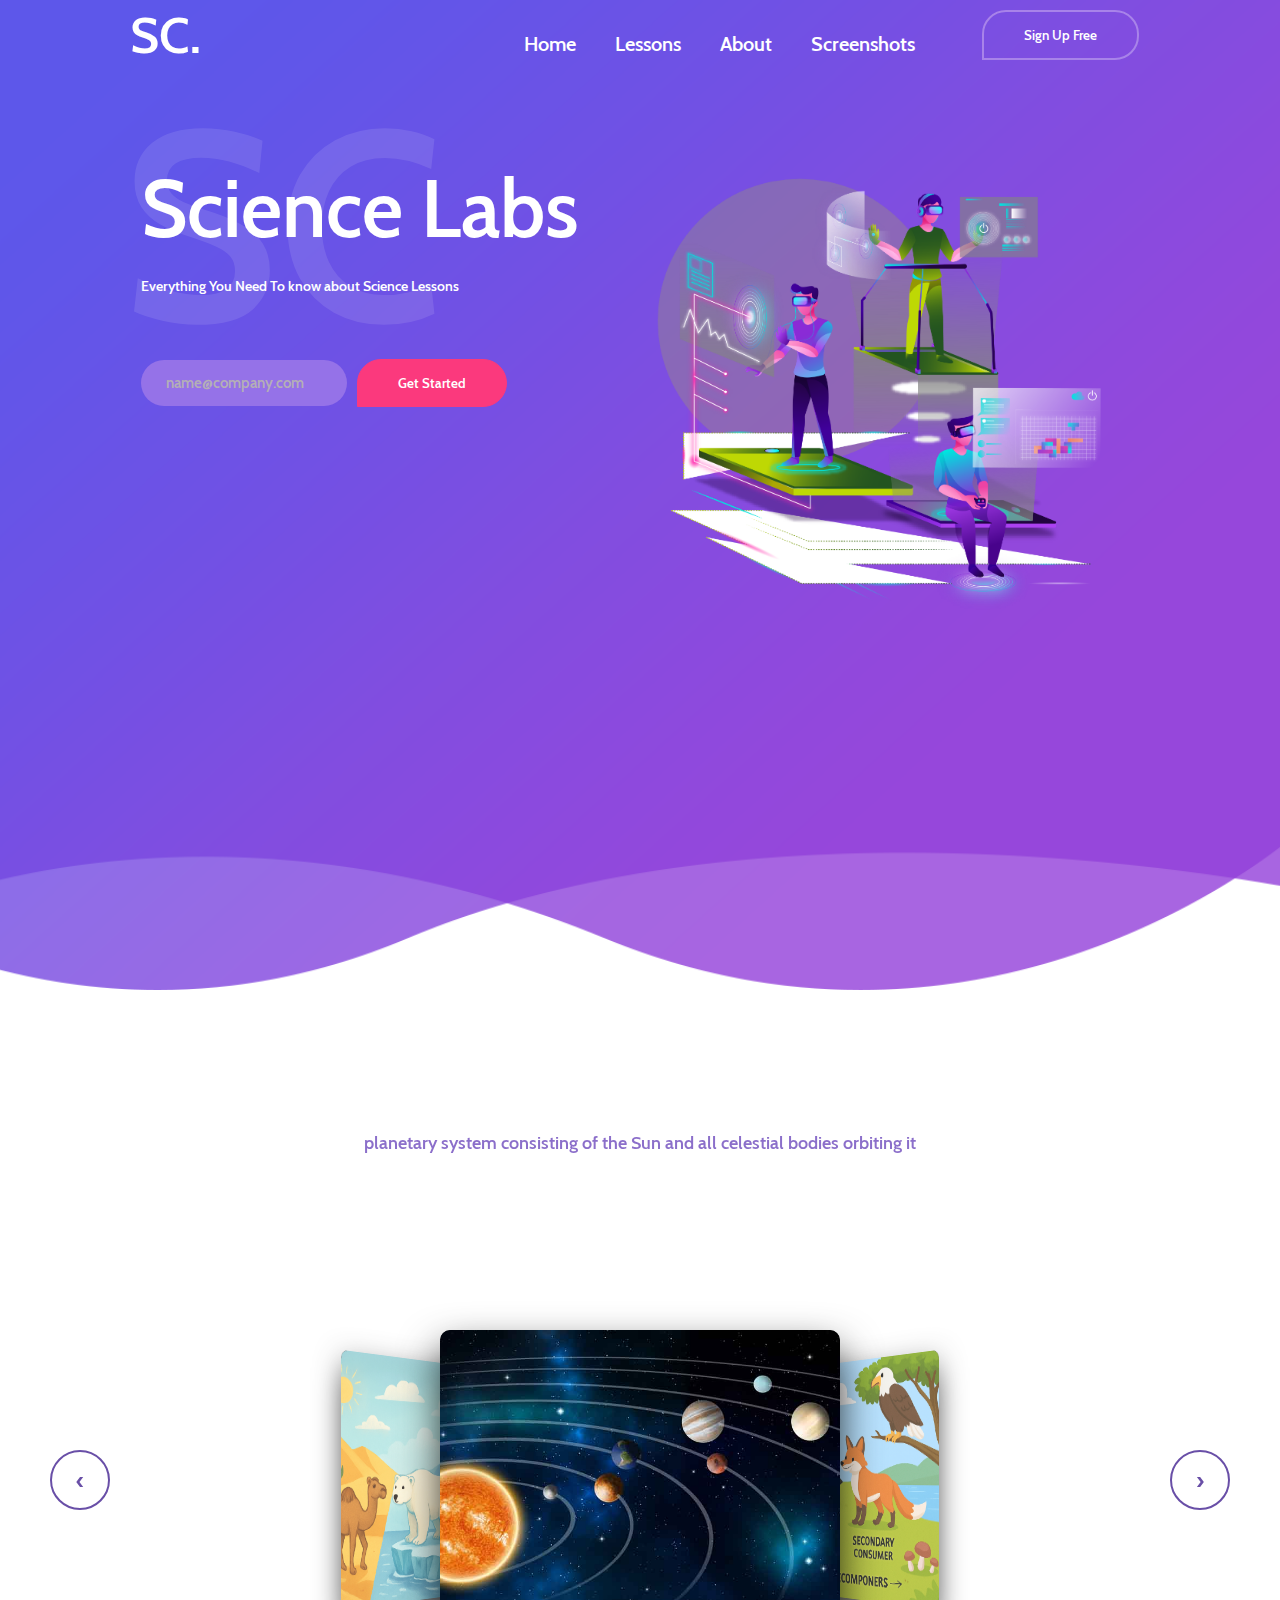
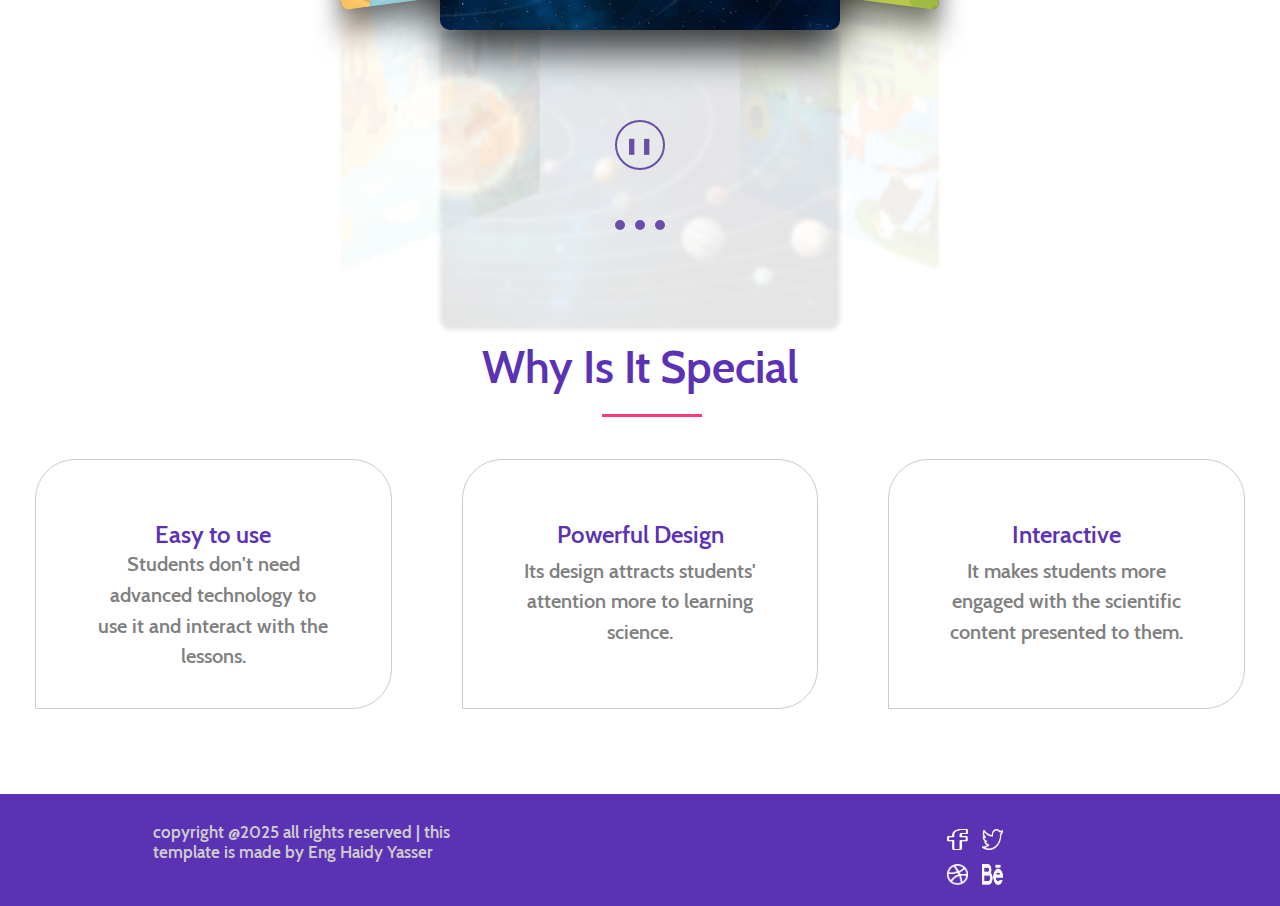
<file: index.html>
<!DOCTYPE html>
<html>
    <head>
        <meta charset="utf-8">
        <meta http-equiv="X-UA-Compatible" content="IE=edge">
        <title>Science Lab</title>
        <meta name="description" content="">
        <meta name="viewport" content="width=device-width, initial-scale=1.0">
        <link rel="stylesheet" href="./style.css">
        <link href="templatemo-3d-coverflow.css" rel="stylesheet">
       
    </head>
    <body>
      <!--navbar start-->
     <header class="navbar">
     <div class="container">
     <div class="logo">
     <h1>SC.</h1>
     </div>
     <button>Sign Up Free</button>
     
     <nav>
     <a href="#" class="ll">Home</a>
     <a href="./lessons2.html"class="ll">Lessons</a>
     <a href="./about.html"class="ll" >About</a>
     <a href="./screen.html" class="ll">Screenshots</a>
     <!-- <a href="#">Contact</a> -->
     </nav>
     </div>
     <div class="container2">
     <article>
        <img src='./assets/bg-img/img.png' class='vr-img'>
                <header class='content'>
                    <h1>Science Labs</h1>
                    <p>Everything You Need To know about Science Lessons </p>
                </header>
               
                <section class='Take-email'>
                <input type='text' placeholder='name@company.com'><button id='button1'>Get Started</button>
               
                </section>
     </article>
     </div>
     </header>
     <!--navbar end-->
  
     






      <!-- <div class='feature'>
      <header class='why'>
      <h2>Our Lessons</h2>
      <span class='line'></span>
      </header>
     <div class='content-special'>
            <table class="images">
            <tr>
            <td><div class="hover-img"><img src="./assets/bg-img/sun.jpg" alt='img1'><img src="./assets/bg-img/preview.png" class="overlay"></div></td>
            <td><div class="hover-img"><img src="./assets/bg-img/foodchain.jpg" alt='img2'><img src="./assets/bg-img/preview.png" class="overlay"></div></td>
            <td><div class="hover-img"><img src="./assets/img/p3.jpg" alt='img3'><img src="./assets/bg-img/preview.png" class="overlay"></div></td> 
            </tr>
            </table>
        </div>
      </div> -->


       <!-- <section class="links">
                <video controls loop width="550" height="350">
                    <source src="./assets/video/Girl shoots self with nerf gun - 987108.mp4">
                    Your browser does not support video </video>
            </section> -->



      <!-- <header class='why'>
      <h2>App Screenshots</h2>
      <span class='line'></span>
      </header>
      <div class='content-special'>
      <article class='special3'>
                <section>
                    <img src='./assets/scr-img/app-1.jpg'>
                </section>
        </article>
        <article class='special3'>
                <section>
                    <img src='./assets/scr-img/app-2.jpg'>
                </section>
        </article>
        <article class='special3'>
                <section>
                 <img id='j' src='./assets/scr-img/app-3.jpg'>
                </section>
      </article>
       <article class='special3'>
                <section>
                 <img src='./assets/scr-img/app-4.jpg'>
                </section>
      </article>
       <article class='special3'>
                <section>
                 <img src='./assets/scr-img/app-5.jpg'>
                </section>
      </article>
      </div> -->




      

     
    
  <section id="home" class="section">
      <div class="coverflow-wrapper">
          <div class="info">
              <h2 id="current-title">Solar System</h2>
              <p id="current-description">planetary system consisting of the Sun and all celestial bodies orbiting it</p>
          </div>

          <div class="coverflow-container" tabindex="0">
              <div class="coverflow" id="coverflow">
                  <div class="coverflow-item" data-index="0">
                      <div class="cover image-loading">
                          <img src="assets/bg-img/sun.jpg" alt="Mountain Landscape" loading="lazy">
                      </div>
                      <div class="reflection"></div>
                  </div>
                  <div class="coverflow-item" data-index="1">
                      <div class="cover image-loading">
                          <img src="assets/foodchain.png" alt="Forest Path" loading="lazy">
                      </div>
                      <div class="reflection"></div>
                  </div>
                  <div class="coverflow-item" data-index="2">
                      <div class="cover image-loading">
                          <img src="assets/ada.png" alt="Lake Reflection" loading="lazy">
                      </div>
                      <div class="reflection"></div>
                  </div>
                

              </div>

              <button class="nav-button prev" onclick="navigate(-1)">‹</button>
              <button class="nav-button next" onclick="navigate(1)">›</button>

              <div class="dots-container" id="dots"></div>
              
              <!-- Play/Pause Button -->
              <button class="play-pause-button" id="playPauseBtn" onclick="toggleAutoplay()">
                  <span class="play-icon">▶</span>
                  <span class="pause-icon" style="display: none;">❚❚</span>
              </button>
          </div>
      </div>
  </section>
  <!-- #694fa7 -->
  

<script src="templatemo-3d-coverflow-scripts.js"></script>




<header class='why'>
    <h2>Why Is It Special</h2>
    <span class='line'></span>
    </header>
   <div class='content-special'>
    <article class='special'>
              <header>
              
                  <h2>Easy to use</h2>
              </header>
              <section>
                  <p>Students don't need advanced technology to use it and interact with the lessons.</p>
              </section>
    </article>
      <article class='special'>
    <header>
                 
                  <h2>Powerful Design</h2>
              </header>
              <section>
                  <p>Its design attracts students' attention more to learning science.</p>
              </section>
    </article>
      <article class='special'>
              <header>
                 
                  <h2>Interactive</h2>
              </header>
              <section>
                  <p>It makes students more engaged with the scientific content presented to them.</p>
              </section>
    </article>
    </div>





           <!--footer start-->
     <div class="footer">
        <div class='container'>
        <table class="content-footer">
         <tr>
        <td><p id="copyright">copyright @2025 all rights reserved | this template is made by Eng Haidy Yasser</p></td>
        <td></td>
         <td class='contact-links'>
          <img src='./assets/icons/facebook.png'>
          <img src='./assets/icons/twitter.png'> 
         <img src='./assets/icons/dribbble.png'>
          <img src='./assets/icons/behance.png'>
        </td>   
        </tr>
        </table> 
        </div>
        </div>
        <!--footer end-->
    </body>

</html>
</file>
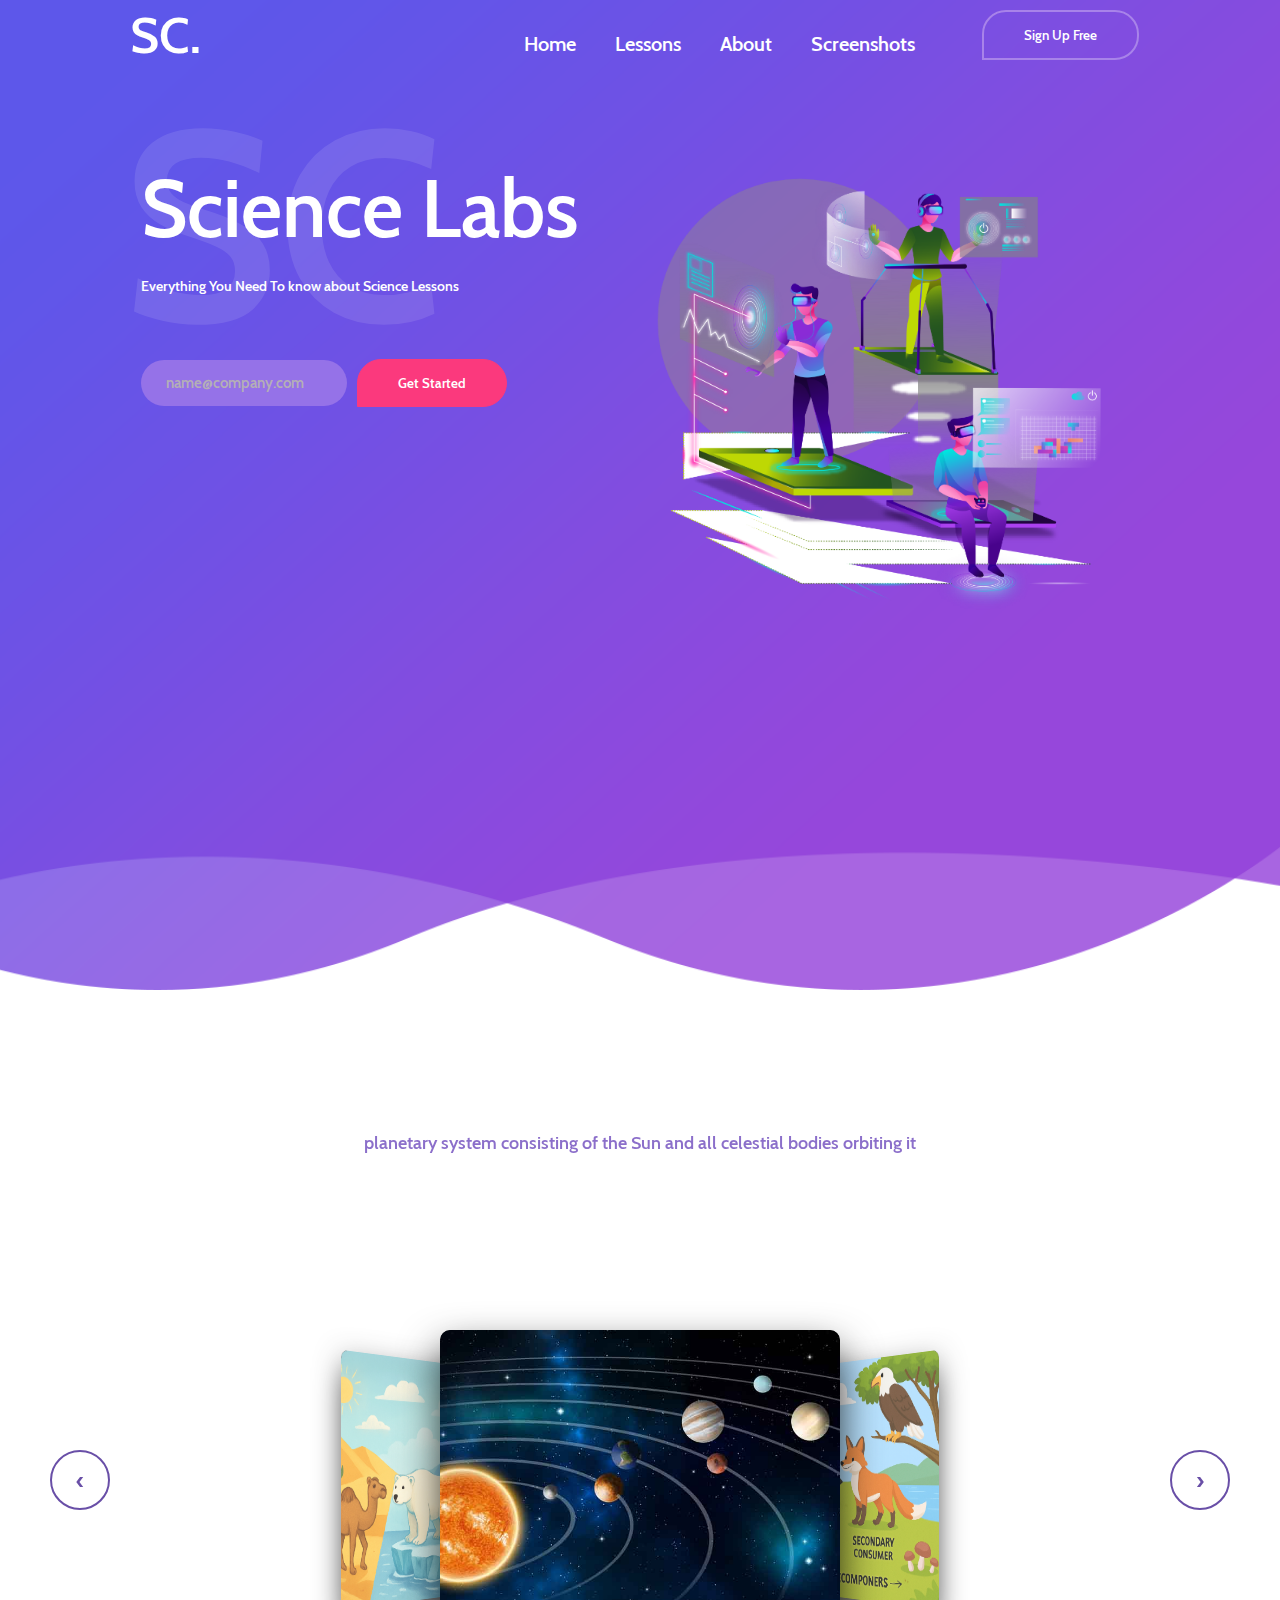
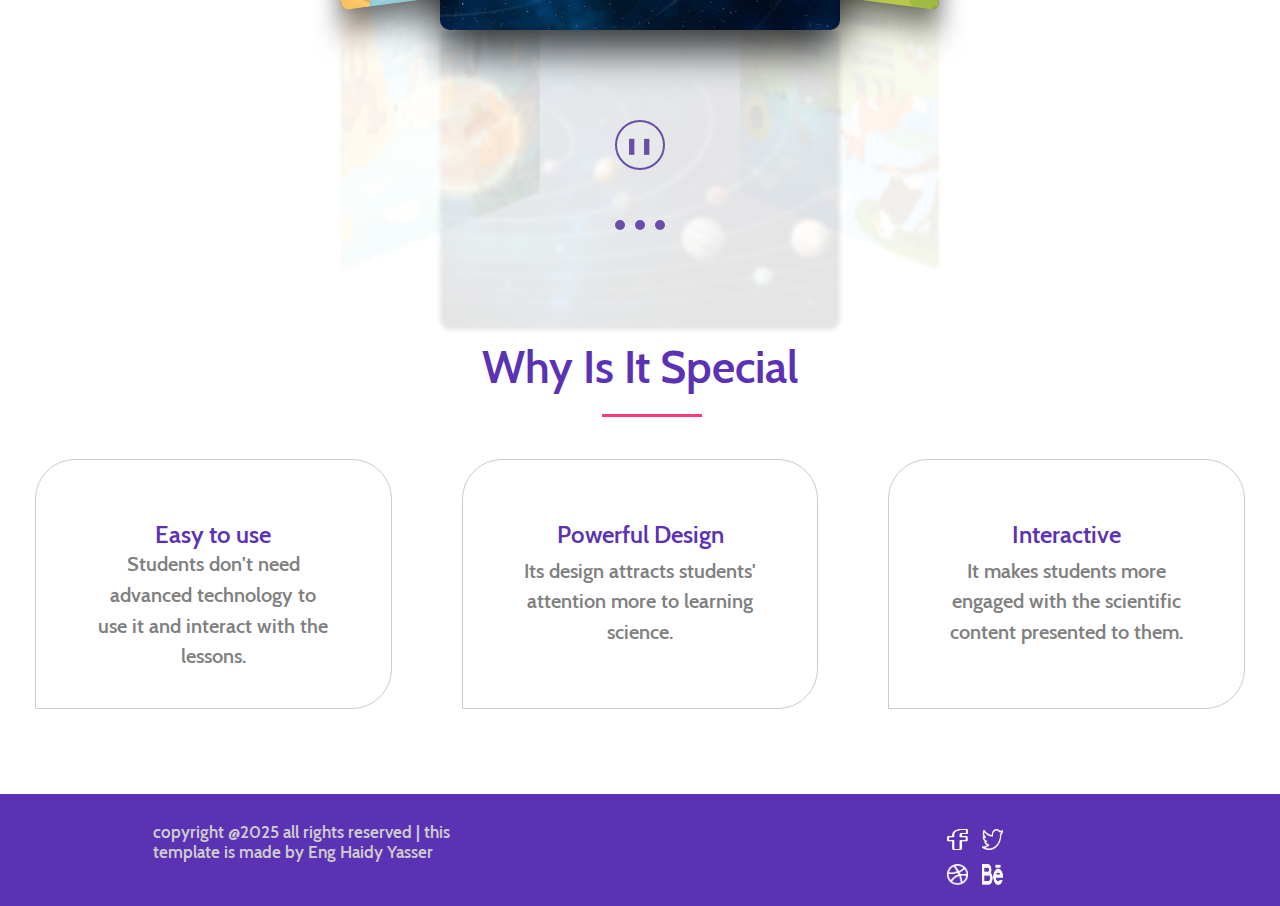
<file: Lab/index.html>
<!DOCTYPE html>
<html>
    <head>
        <meta charset="utf-8">
        <meta http-equiv="X-UA-Compatible" content="IE=edge">
        <title>Science Lab</title>
        <meta name="description" content="">
        <meta name="viewport" content="width=device-width, initial-scale=1">
        <link rel="stylesheet" href="./style.css">
        <link href="templatemo-3d-coverflow.css" rel="stylesheet">
       
    </head>
    <body>
      <!--navbar start-->
     <header class="navbar">
     <div class="container">
     <div class="logo">
     <h1>SC.</h1>
     </div>
     <button>Sign Up Free</button>
     
     <nav>
     <a href="#" class="ll">Home</a>
     <a href="./lessons2.html"class="ll">Lessons</a>
     <a href="./about.html"class="ll" >About</a>
     <a href="./screen.html" class="ll">Screenshots</a>
     <!-- <a href="#">Contact</a> -->
     </nav>
     </div>
     <div class="container2">
     <article>
        <img src='./assets/bg-img/img.png' class='vr-img'>
                <header class='content'>
                    <h1>Science Labs</h1>
                    <p>Everything You Need To know about Science Lessons </p>
                </header>
               
                <section class='Take-email'>
                <input type='text' placeholder='name@company.com'><button id='button1'>Get Started</button>
               
                </section>
     </article>
     </div>
     </header>
     <!--navbar end-->
  
     






      <!-- <div class='feature'>
      <header class='why'>
      <h2>Our Lessons</h2>
      <span class='line'></span>
      </header>
     <div class='content-special'>
            <table class="images">
            <tr>
            <td><div class="hover-img"><img src="./assets/bg-img/sun.jpg" alt='img1'><img src="./assets/bg-img/preview.png" class="overlay"></div></td>
            <td><div class="hover-img"><img src="./assets/bg-img/foodchain.jpg" alt='img2'><img src="./assets/bg-img/preview.png" class="overlay"></div></td>
            <td><div class="hover-img"><img src="./assets/img/p3.jpg" alt='img3'><img src="./assets/bg-img/preview.png" class="overlay"></div></td> 
            </tr>
            </table>
        </div>
      </div> -->


       <!-- <section class="links">
                <video controls loop width="550" height="350">
                    <source src="./assets/video/Girl shoots self with nerf gun - 987108.mp4">
                    Your browser does not support video </video>
            </section> -->



      <!-- <header class='why'>
      <h2>App Screenshots</h2>
      <span class='line'></span>
      </header>
      <div class='content-special'>
      <article class='special3'>
                <section>
                    <img src='./assets/scr-img/app-1.jpg'>
                </section>
        </article>
        <article class='special3'>
                <section>
                    <img src='./assets/scr-img/app-2.jpg'>
                </section>
        </article>
        <article class='special3'>
                <section>
                 <img id='j' src='./assets/scr-img/app-3.jpg'>
                </section>
      </article>
       <article class='special3'>
                <section>
                 <img src='./assets/scr-img/app-4.jpg'>
                </section>
      </article>
       <article class='special3'>
                <section>
                 <img src='./assets/scr-img/app-5.jpg'>
                </section>
      </article>
      </div> -->




      

     
    
  <section id="home" class="section">
      <div class="coverflow-wrapper">
          <div class="info">
              <h2 id="current-title">Solar System</h2>
              <p id="current-description">planetary system consisting of the Sun and all celestial bodies orbiting it</p>
          </div>

          <div class="coverflow-container" tabindex="0">
              <div class="coverflow" id="coverflow">
                  <div class="coverflow-item" data-index="0">
                      <div class="cover image-loading">
                          <img src="assets/bg-img/sun.jpg" alt="Mountain Landscape" loading="lazy">
                      </div>
                      <div class="reflection"></div>
                  </div>
                  <div class="coverflow-item" data-index="1">
                      <div class="cover image-loading">
                          <img src="assets/foodchain.png" alt="Forest Path" loading="lazy">
                      </div>
                      <div class="reflection"></div>
                  </div>
                  <div class="coverflow-item" data-index="2">
                      <div class="cover image-loading">
                          <img src="assets/ada.png" alt="Lake Reflection" loading="lazy">
                      </div>
                      <div class="reflection"></div>
                  </div>
                

              </div>

              <button class="nav-button prev" onclick="navigate(-1)">‹</button>
              <button class="nav-button next" onclick="navigate(1)">›</button>

              <div class="dots-container" id="dots"></div>
              
              <!-- Play/Pause Button -->
              <button class="play-pause-button" id="playPauseBtn" onclick="toggleAutoplay()">
                  <span class="play-icon">▶</span>
                  <span class="pause-icon" style="display: none;">❚❚</span>
              </button>
          </div>
      </div>
  </section>
  <!-- #694fa7 -->
  

<script src="templatemo-3d-coverflow-scripts.js"></script>




<header class='why'>
    <h2>Why Is It Special</h2>
    <span class='line'></span>
    </header>
   <div class='content-special'>
    <article class='special'>
              <header>
              
                  <h2>Easy to use</h2>
              </header>
              <section>
                  <p>Students don't need advanced technology to use it and interact with the lessons.</p>
              </section>
    </article>
      <article class='special'>
    <header>
                 
                  <h2>Powerful Design</h2>
              </header>
              <section>
                  <p>Its design attracts students' attention more to learning science.</p>
              </section>
    </article>
      <article class='special'>
              <header>
                 
                  <h2>Interactive</h2>
              </header>
              <section>
                  <p>It makes students more engaged with the scientific content presented to them.</p>
              </section>
    </article>
    </div>





           <!--footer start-->
     <div class="footer">
        <div class='container'>
        <table class="content-footer">
         <tr>
        <td><p id="copyright">copyright @2025 all rights reserved | this template is made by Eng Haidy Yasser</p></td>
        <td></td>
         <td class='contact-links'>
          <img src='./assets/icons/facebook.png'>
          <img src='./assets/icons/twitter.png'> 
         <img src='./assets/icons/dribbble.png'>
          <img src='./assets/icons/behance.png'>
        </td>   
        </tr>
        </table> 
        </div>
        </div>
        <!--footer end-->
    </body>
</html>
</file>
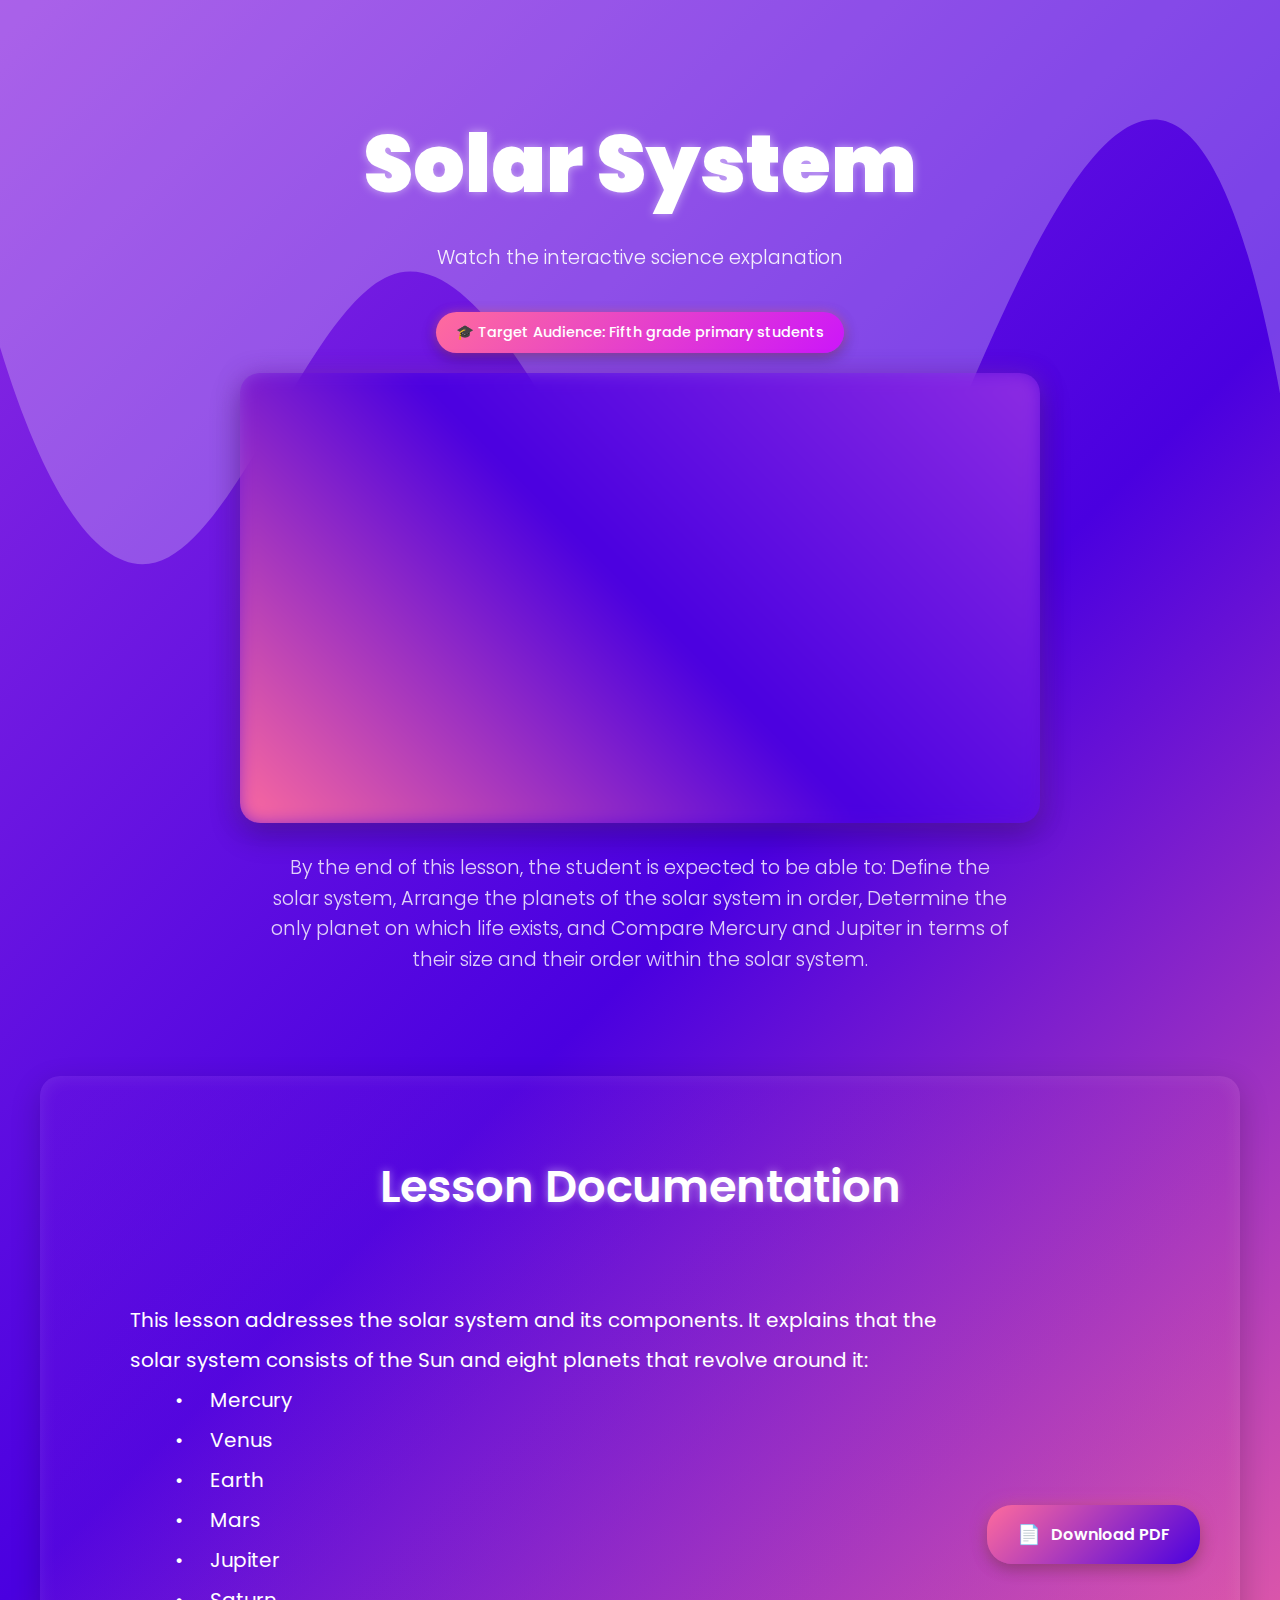
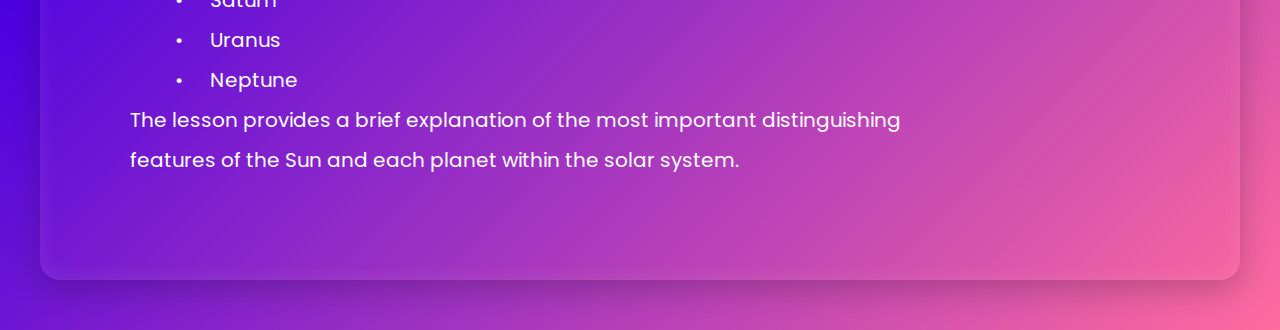
<file: le 1.html>
<!DOCTYPE html>
<html lang="en">
<head>
    <meta charset="UTF-8">
    <meta name="viewport" content="width=device-width, initial-scale=1.0">
    <title>Science Lessons - Video and Documentation Section</title>
    <link href="https://fonts.googleapis.com/css2?family=Poppins:wght@300;400;600&display=swap" rel="stylesheet">
    <style>
        body {
            font-family: 'Poppins', sans-serif;
            margin: 0;
            padding: 0;
            background: linear-gradient(135deg, #8e2de2 0%, #4a00e0 50%, #ff6b9d 100%);
            color: #fff;
            overflow-x: hidden;
            animation: backgroundShift 4s ease-in-out infinite alternate;
        }

        @keyframes backgroundShift {
            0% { background-position: 0% 50%; }
            100% { background-position: 100% 50%; }
        }

        .wave-bg {
            position: absolute;
            top: 0;
            left: 0;
            width: 100%;
            height: 100%;
            background: url('data:image/svg+xml,<svg xmlns="http://www.w3.org/2000/svg" viewBox="0 0 1200 120" preserveAspectRatio="none"><path d="M0,0V46.29c47.79,22.2,103.59,32.17,158,28,70.36-5.37,136.33-33.31,206.8-37.5C438.64,32.43,512.34,53.67,583,72.05c69.27,18,138.3,24.88,209.4,13.08,36.15-6,69.85-17.84,104.45-29.34C989.49,25,1113-14.29,1200,52.47V0Z" opacity=".25" fill="%23ffffff"></path></svg>') no-repeat center bottom;
            background-size: cover;
            z-index: -1;
            animation: waveFloat 4s ease-in-out infinite;
        }

        @keyframes waveFloat {
            0%, 100% { transform: translateY(0); }
            50% { transform: translateY(-10px); }
        }

        .section-container {
            max-width: 1200px;
            margin: 0 auto;
            padding: 50px 20px;
            position: relative;
            animation: fadeInUp 1s ease-out;
        }

        @keyframes fadeInUp {
            from {
                opacity: 0;
                transform: translateY(30px);
            }
            to {
                opacity: 1;
                transform: translateY(0);
            }
        }

        /* Video Lesson Player Section */
        .video-section {
            text-align: center;
            margin-bottom: 60px;
            position: relative;
            animation: slideInLeft 1.2s ease-out;
        }

        @keyframes slideInLeft {
            from {
                opacity: 0;
                transform: translateX(-50px);
            }
            to {
                opacity: 1;
                transform: translateX(0);
            }
        }

        .video-section h1 {
            font-size: 5rem;
            font-weight:1000;
            margin-bottom: 10px;
            text-shadow: 0 0 10px rgba(255, 255, 255, 0.5);
            /*animation: glowPulse 2s ease-in-out infinite alternate;*/
        }

        @keyframes glowPulse {
            from { text-shadow: 0 0 10px rgba(255, 255, 255, 0.5); }
            to { text-shadow: 0 0 20px rgba(255, 255, 255, 0.8); }
        }

        .video-section p {
            font-size: 1.2rem;
            font-weight: 300;
            margin-bottom: 40px;
            opacity: 0.9;
            animation: fadeIn 1.5s ease-out;
        }

        @keyframes fadeIn {
            from { opacity: 0; }
            to { opacity: 1; }
        }

        .target-audience-badge {
            display: inline-block;
            background: linear-gradient(135deg, #ff6b9d, #cc16fa);
            color: #fff;
            padding: 10px 20px;
            border-radius: 25px;
            font-size: 0.9rem;
            font-weight: 500;
            box-shadow: 0 5px 15px rgba(0, 0, 0, 0.3), 0 0 10px rgba(255, 107, 157, 0.5);
            margin-bottom: 20px;
            animation: bounceIn 2s ease-out;
        }

        .video-player {
            width: 80%;
            max-width: 800px;
            height: 450px;
            position: relative;
            margin: 0 auto;
            box-shadow: 0 10px 30px rgba(0, 0, 0, 0.3), 0 0 20px rgba(142, 45, 226, 0.5);
            overflow: hidden;
            animation: scaleIn 1.8s ease-out;
            border-radius: 20px;
        }

        .video-player::before {
            content: '';
            position: absolute;
            top: -5px;
            left: -5px;
            right: -5px;
            bottom: -5px;
            background: linear-gradient(45deg, #ff6b9d, #4a00e0, #8e2de2);
            border-radius: 25px;
            z-index: -1;
            filter: blur(10px);
            animation: borderGlow 3s ease-in-out infinite alternate;
        }

        @keyframes borderGlow {
            from { filter: blur(10px) opacity(0.5); }
            to { filter: blur(15px) opacity(1); }
        }

        @keyframes scaleIn {
            from {
                opacity: 0;
                transform: scale(0.9);
            }
            to {
                opacity: 1;
                transform: scale(1);
            }
        }

        .vr-iframe {
            width: 100%;
            height: 100%;
            border: none;
            border-radius: 20px;
        }

        .lesson-description {
            margin-top: 30px;
            margin-bottom: 100px;
            font-size: 1rem;
            line-height: 1.6;
            max-width: 750px;
            margin-left: auto;
            margin-right: auto;
            opacity: 0.9;
            animation: fadeInUp 2s ease-out;
        }

        /* Documentation & Lesson Notes Section */
        .docs-section {
            background: linear-gradient(135deg, rgba(142, 45, 226, 0.1), rgba(255, 107, 157, 0.1));
            border-radius: 20px;
            padding: 40px;
            box-shadow: 0 10px 30px rgba(0, 0, 0, 0.2), inset 0 0 20px rgba(255, 255, 255, 0.1);
            position: relative;
            animation: slideInRight 1.5s ease-out;
        }

        @keyframes slideInRight {
            from {
                opacity: 0;
                transform: translateX(50px);
            }
            to {
                opacity: 1;
                transform: translateX(0);
            }
        }

        .docs-section h2 {
            font-size: 2.8rem;
            font-weight: 600;
            margin-bottom: 10px;
            text-align: center;
            text-shadow: 0 0 10px rgba(255, 255, 255, 0.5);
            animation: glowPulse 2.5s ease-in-out infinite alternate;
        }

        .docs-content {
            display: flex;
            flex-wrap: wrap;
            justify-content: space-between;
            align-items: center;
            animation: fadeIn 2s ease-out;
        }

        .docs-text {
            flex: 1;
            min-width: 300px;
            margin-right: 20px;
            margin-left: 50px;
            white-space: pre-wrap;
        }

        .docs-text p {
            font-size: 20px;
            margin-bottom: 10px;
            line-height: 2;
            /*animation: fadeInUp 2.2s ease-out;*/
            white-space: pre-wrap;
        }

        .download-btn {
            display: inline-flex;
            align-items: center;
            padding: 15px 30px;
            background: linear-gradient(135deg, #ff6b9d, #4a00e0);
            color: #fff;
            border-radius: 25px;
            text-decoration: none;
            font-weight: 600;
            box-shadow: 0 5px 15px rgba(0, 0, 0, 0.3), 0 0 15px rgba(255, 107, 157, 0.5);
            transition: transform 0.3s ease, box-shadow 0.3s ease;
        }

        .download-btn:hover {
            transform: translateY(-5px);
            box-shadow: 0 10px 25px rgba(0, 0, 0, 0.4), 0 0 25px rgba(255, 107, 157, 0.8);
            animation: wiggle 3s ease-in-out;
        }

        @keyframes wiggle {
            0%, 100% { transform: translateY(-5px) rotate(0deg); }
            25% { transform: translateY(-5px) rotate(-3deg); }
            75% { transform: translateY(-5px) rotate(3deg); }
        }

        .download-btn::before {
            content: '📄'; /* PDF icon placeholder */
            margin-right: 10px;
            font-size: 1.2rem;
        }

        /* Responsive */
        @media (max-width: 768px) {
            .video-player {
                width: 95%;
                height: 300px;
            }
            .docs-content {
                flex-direction: column;
            }
            .docs-text {
                margin-right: 0;
                margin-bottom: 20px;
            }
        }
    </style>
</head>
<body>
    <div class="wave-bg"></div>
    <div class="section-container">
        <!-- Video Lesson Player Section -->
        <section class="video-section">
            <h1>Solar System</h1>
            <p>Watch the interactive science explanation</p>
            <div class="target-audience-badge">🎓 Target Audience: Fifth grade primary students</div>
            <div class="video-player">
                <iframe class="vr-iframe" src="https://edu.delightex.com/ATG-AQL" frameborder="0"></iframe>
            </div>
            <div class="lesson-description">
                <p>By the end of this lesson, the student is expected to be able to: Define the solar system, Arrange the planets of the solar system in order, 
                    Determine the only planet on which life exists, 
                   and Compare Mercury and Jupiter in terms of their size and their order within the solar system.</p>
            </div>
        </section>

        <!-- Documentation & Lesson Notes Section -->
        <section class="docs-section">
            <h2>Lesson Documentation</h2>
            <div class="docs-content">
                <div class="docs-text">
                  <p>This lesson addresses the solar system and its components. It explains that the solar system consists of the Sun and eight planets that revolve around it:
         •	Mercury
         •	Venus
         •	Earth
         •	Mars
         •	Jupiter
         •	Saturn
         •	Uranus
         •	Neptune
The lesson provides a brief explanation of the most important distinguishing features of the Sun and each planet within the solar system.</p>
                </div>
                <a  class="download-btn" href="./Document1.zip" download>Download PDF</a>
            </div>
        </section>
    </div>
</body>
</html>
</file>
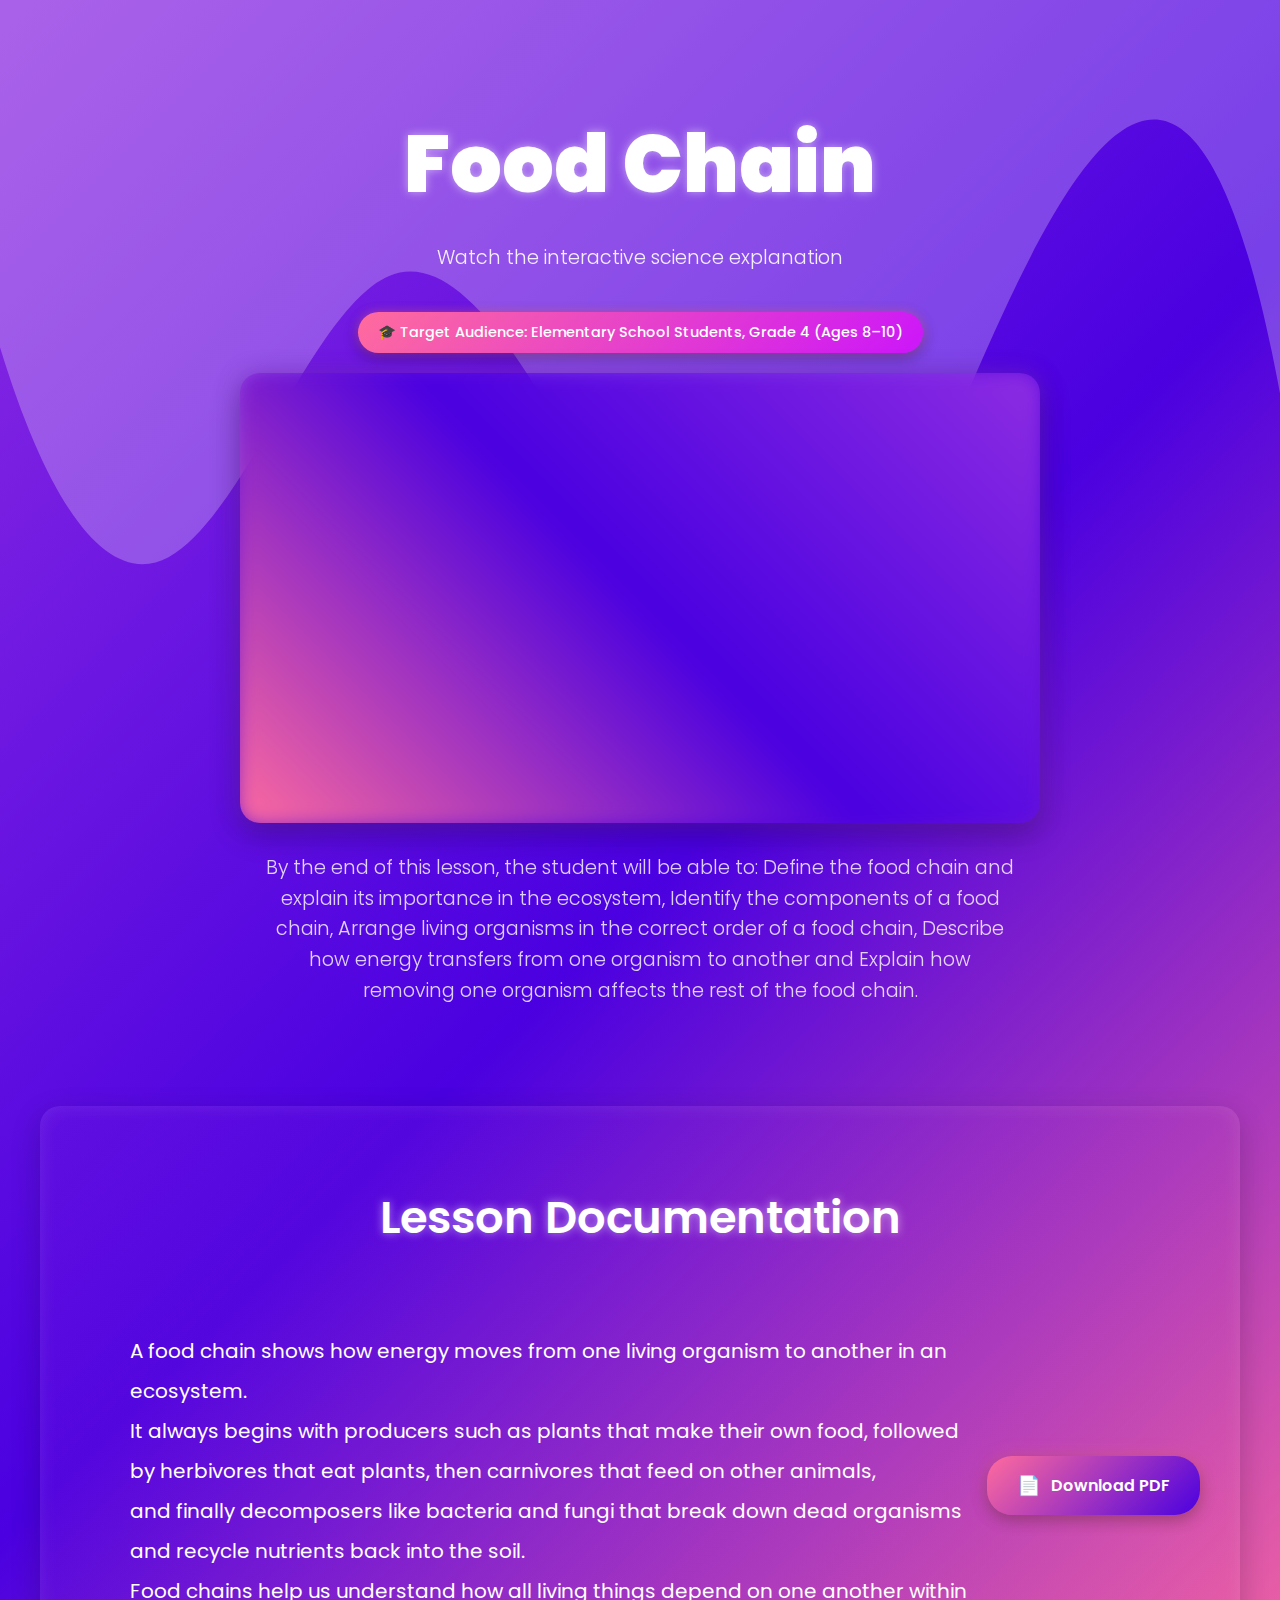
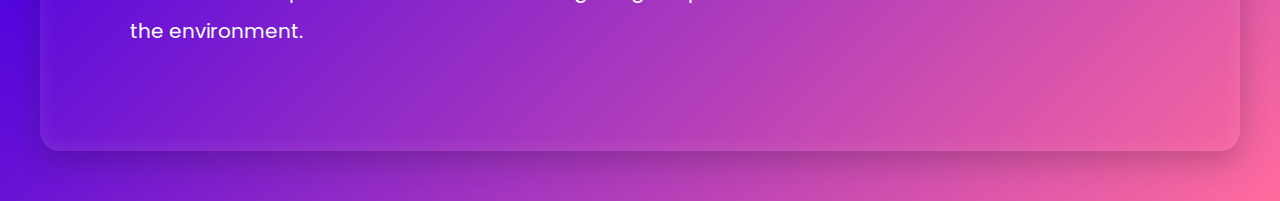
<file: le 2.html>
<!DOCTYPE html>
<html lang="en">
<head>
    <meta charset="UTF-8">
    <meta name="viewport" content="width=device-width, initial-scale=1.0">
    <title>Science Lessons - Video and Documentation Section</title>
    <link href="https://fonts.googleapis.com/css2?family=Poppins:wght@300;400;600&display=swap" rel="stylesheet">
    <style>
        body {
            font-family: 'Poppins', sans-serif;
            margin: 0;
            padding: 0;
            background: linear-gradient(135deg, #8e2de2 0%, #4a00e0 50%, #ff6b9d 100%);
            color: #fff;
            overflow-x: hidden;
            animation: backgroundShift 4s ease-in-out infinite alternate;
        }

        @keyframes backgroundShift {
            0% { background-position: 0% 50%; }
            100% { background-position: 100% 50%; }
        }

        .wave-bg {
            position: absolute;
            top: 0;
            left: 0;
            width: 100%;
            height: 100%;
            background: url('data:image/svg+xml,<svg xmlns="http://www.w3.org/2000/svg" viewBox="0 0 1200 120" preserveAspectRatio="none"><path d="M0,0V46.29c47.79,22.2,103.59,32.17,158,28,70.36-5.37,136.33-33.31,206.8-37.5C438.64,32.43,512.34,53.67,583,72.05c69.27,18,138.3,24.88,209.4,13.08,36.15-6,69.85-17.84,104.45-29.34C989.49,25,1113-14.29,1200,52.47V0Z" opacity=".25" fill="%23ffffff"></path></svg>') no-repeat center bottom;
            background-size: cover;
            z-index: -1;
            animation: waveFloat 4s ease-in-out infinite;
        }

        @keyframes waveFloat {
            0%, 100% { transform: translateY(0); }
            50% { transform: translateY(-10px); }
        }

        .section-container {
            max-width: 1200px;
            margin: 0 auto;
            padding: 50px 20px;
            position: relative;
            animation: fadeInUp 1s ease-out;
        }

        @keyframes fadeInUp {
            from {
                opacity: 0;
                transform: translateY(30px);
            }
            to {
                opacity: 1;
                transform: translateY(0);
            }
        }

        /* Video Lesson Player Section */
        .video-section {
            text-align: center;
            margin-bottom: 60px;
            position: relative;
            animation: slideInLeft 1.2s ease-out;
        }

        @keyframes slideInLeft {
            from {
                opacity: 0;
                transform: translateX(-50px);
            }
            to {
                opacity: 1;
                transform: translateX(0);
            }
        }


        .video-section h1 {
            font-size: 5rem;
            font-weight:1000;
            margin-bottom: 10px;
            text-shadow: 0 0 10px rgba(255, 255, 255, 0.5);
            /*animation: glowPulse 2s ease-in-out infinite alternate;*/
        }

        @keyframes glowPulse {
            from { text-shadow: 0 0 10px rgba(255, 255, 255, 0.5); }
            to { text-shadow: 0 0 20px rgba(255, 255, 255, 0.8); }
        }

        .video-section p {
            font-size: 1.2rem;
            font-weight: 300;
            margin-bottom: 40px;
            opacity: 0.9;
            animation: fadeIn 1.5s ease-out;
        }

        @keyframes fadeIn {
            from { opacity: 0; }
            to { opacity: 1; }
        }

        .target-audience-badge {
            display: inline-block;
            background: linear-gradient(135deg, #ff6b9d, #cc16fa);
            color: #fff;
            padding: 10px 20px;
            border-radius: 25px;
            font-size: 0.9rem;
            font-weight: 500;
            box-shadow: 0 5px 15px rgba(0, 0, 0, 0.3), 0 0 10px rgba(255, 107, 157, 0.5);
            margin-bottom: 20px;
            animation: bounceIn 2s ease-out;
        }


        .video-player {
            width: 80%;
            max-width: 800px;
            height: 450px;
            position: relative;
            margin: 0 auto;
            box-shadow: 0 10px 30px rgba(0, 0, 0, 0.3), 0 0 20px rgba(142, 45, 226, 0.5);
            overflow: hidden;
            animation: scaleIn 1.8s ease-out;
            border-radius: 20px;
        }

        .video-player::before {
            content: '';
            position: absolute;
            top: -5px;
            left: -5px;
            right: -5px;
            bottom: -5px;
            background: linear-gradient(45deg, #ff6b9d, #4a00e0, #8e2de2);
            border-radius: 25px;
            z-index: -1;
            filter: blur(10px);
            animation: borderGlow 3s ease-in-out infinite alternate;
        }

        @keyframes borderGlow {
            from { filter: blur(10px) opacity(0.5); }
            to { filter: blur(15px) opacity(1); }
        }

        @keyframes scaleIn {
            from {
                opacity: 0;
                transform: scale(0.9);
            }
            to {
                opacity: 1;
                transform: scale(1);
            }
        }

        .vr-iframe {
            width: 100%;
            height: 100%;
            border: none;
            border-radius: 20px;
        }

        .lesson-description {
            margin-top: 30px;
            margin-bottom: 100px;
            font-size: 1rem;
            line-height: 1.6;
            max-width: 750px;
            margin-left: auto;
            margin-right: auto;
            opacity: 0.9;
            animation: fadeInUp 2s ease-out;
        }

        /* Documentation & Lesson Notes Section */
        .docs-section {
            background: linear-gradient(135deg, rgba(142, 45, 226, 0.1), rgba(255, 107, 157, 0.1));
            border-radius: 20px;
            padding: 40px;
            box-shadow: 0 10px 30px rgba(0, 0, 0, 0.2), inset 0 0 20px rgba(255, 255, 255, 0.1);
            position: relative;
            animation: slideInRight 1.5s ease-out;
        }

        @keyframes slideInRight {
            from {
                opacity: 0;
                transform: translateX(50px);
            }
            to {
                opacity: 1;
                transform: translateX(0);
            }
        }

        .docs-section h2 {
            font-size: 2.8rem;
            font-weight: 600;
            margin-bottom: 10px;
            text-align: center;
            text-shadow: 0 0 10px rgba(255, 255, 255, 0.5);
            animation: glowPulse 2.5s ease-in-out infinite alternate;
        }

        .docs-content {
            display: flex;
            flex-wrap: wrap;
            justify-content: space-between;
            align-items: center;
            animation: fadeIn 2s ease-out;
        }

        .docs-text {
            flex: 1;
            min-width: 300px;
            margin-right: 20px;
            margin-left: 50px;
            white-space: pre-wrap;
        }

        .docs-text p {
            font-size: 20px;
            margin-bottom: 10px;
            line-height: 2;
            /*animation: fadeInUp 2.2s ease-out;*/
            white-space: pre-wrap;
        }

        .download-btn {
            display: inline-flex;
            align-items: center;
            padding: 15px 30px;
            background: linear-gradient(135deg, #ff6b9d, #4a00e0);
            color: #fff;
            border-radius: 25px;
            text-decoration: none;
            font-weight: 600;
            box-shadow: 0 5px 15px rgba(0, 0, 0, 0.3), 0 0 15px rgba(255, 107, 157, 0.5);
            transition: transform 0.3s ease, box-shadow 0.3s ease;
        }

        .download-btn:hover {
            transform: translateY(-5px);
            box-shadow: 0 10px 25px rgba(0, 0, 0, 0.4), 0 0 25px rgba(255, 107, 157, 0.8);
            animation: wiggle 3s ease-in-out;
        }

        @keyframes wiggle {
            0%, 100% { transform: translateY(-5px) rotate(0deg); }
            25% { transform: translateY(-5px) rotate(-3deg); }
            75% { transform: translateY(-5px) rotate(3deg); }
        }

        .download-btn::before {
            content: '📄'; /* PDF icon placeholder */
            margin-right: 10px;
            font-size: 1.2rem;
        }

        /* Responsive */
        @media (max-width: 768px) {
            .video-player {
                width: 95%;
                height: 300px;
            }
            .docs-content {
                flex-direction: column;
            }
            .docs-text {
                margin-right: 0;
                margin-bottom: 20px;
            }
        }
    </style>
</head>
<body>
    <div class="wave-bg"></div>
    <div class="section-container">
        <!-- Video Lesson Player Section -->
        <section class="video-section">
            <h1>Food Chain</h1>
            <p>Watch the interactive science explanation</p>
            <div class="target-audience-badge">🎓 Target Audience: Elementary School Students, Grade 4 (Ages 8–10)</div>
            <div class="video-player">
                <iframe class="vr-iframe" src="https://edu.delightex.com/MEM-DGT" frameborder="0"></iframe>
            </div>
            <div class="lesson-description">
                <p>By the end of this lesson, the student will be able to: Define the food chain and explain its importance in the ecosystem, Identify the components of a food chain, Arrange living organisms in the correct order of a food chain,
                     Describe how energy transfers from one organism to another and Explain how removing one organism affects the rest of the food chain.</p>
            </div>
        </section>

        <!-- Documentation & Lesson Notes Section -->
        <section class="docs-section">
            <h2>Lesson Documentation</h2>
            <div class="docs-content">
                <div class="docs-text">
                  <p>A food chain shows how energy moves from one living organism to another in an ecosystem.
It always begins with producers such as plants that make their own food, followed by herbivores that eat plants, then carnivores that feed on other animals,
and finally decomposers like bacteria and fungi that break down dead organisms and recycle nutrients back into the soil.
Food chains help us understand how all living things depend on one another within the environment.</p>
                </div>
                <a  class="download-btn" href="./Document2.zip" download>Download PDF</a>
            </div>
        </section>
    </div>
</body>
</html>
</file>
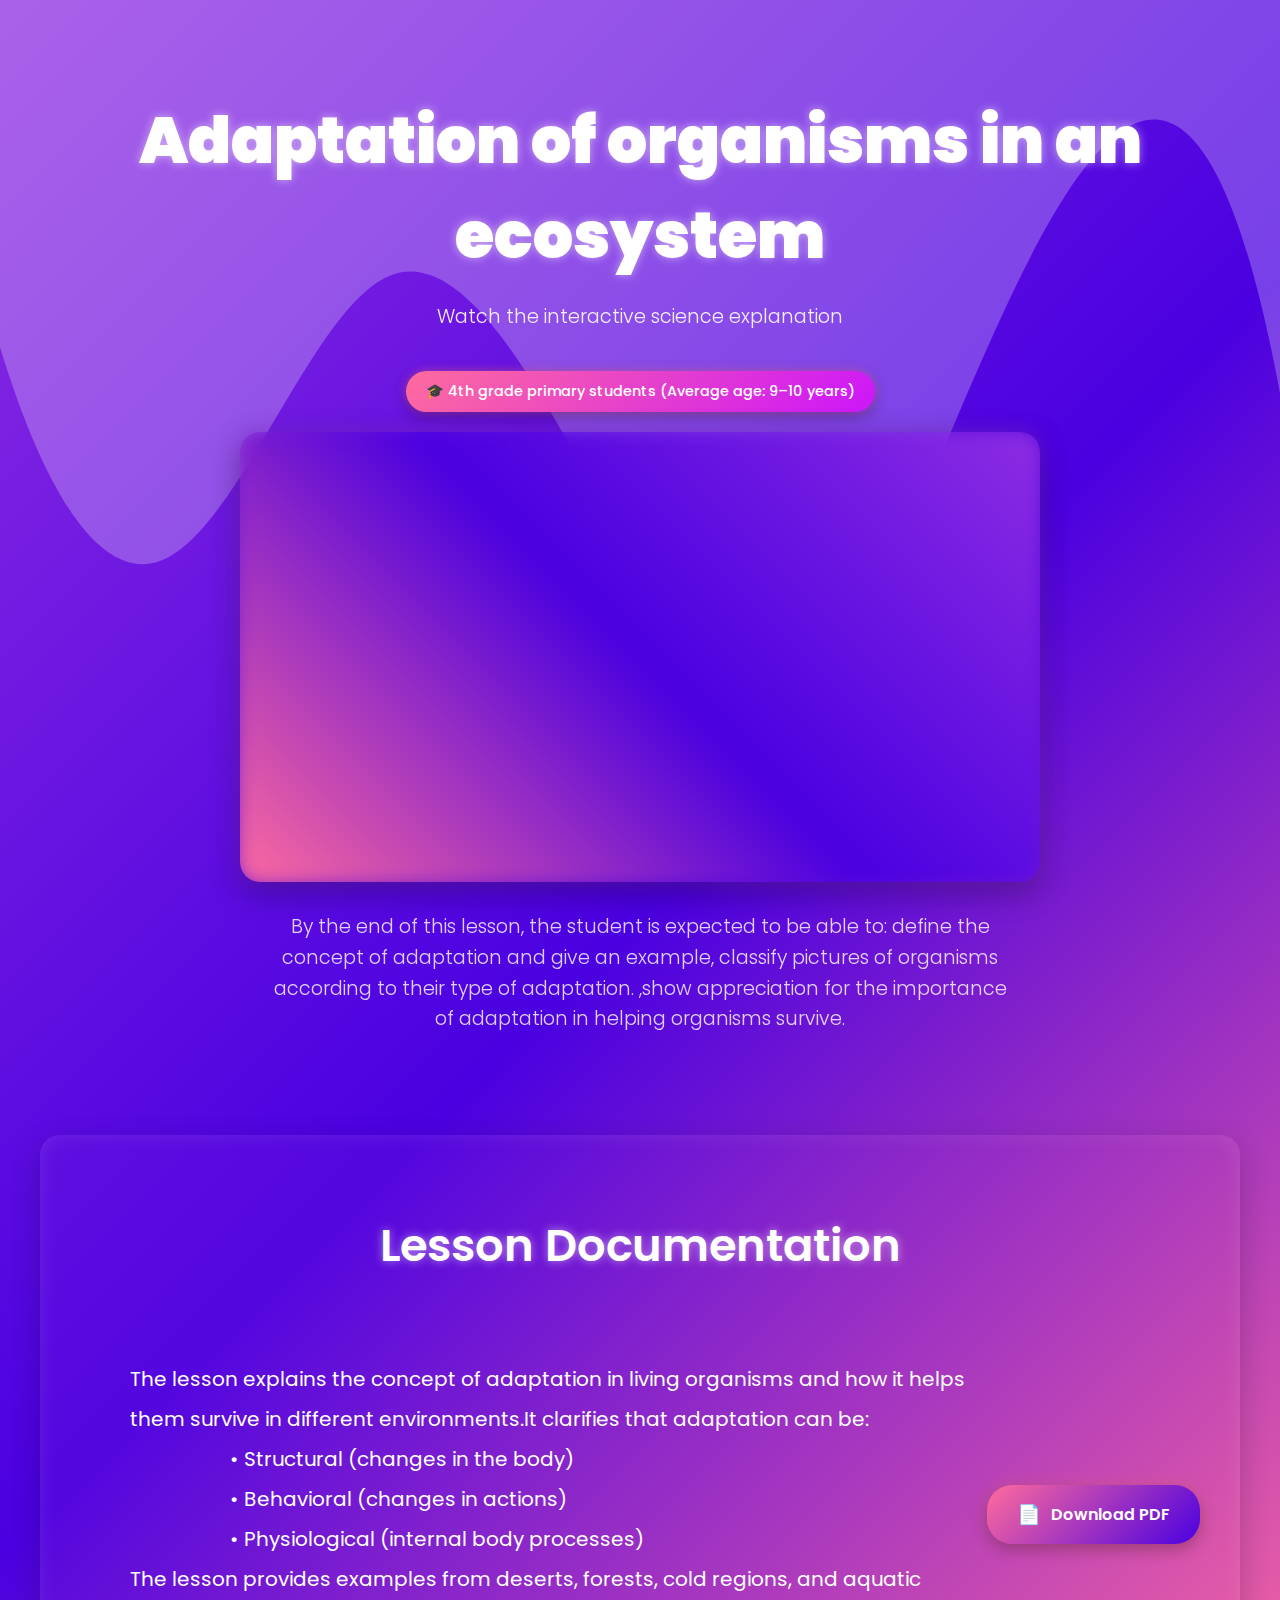
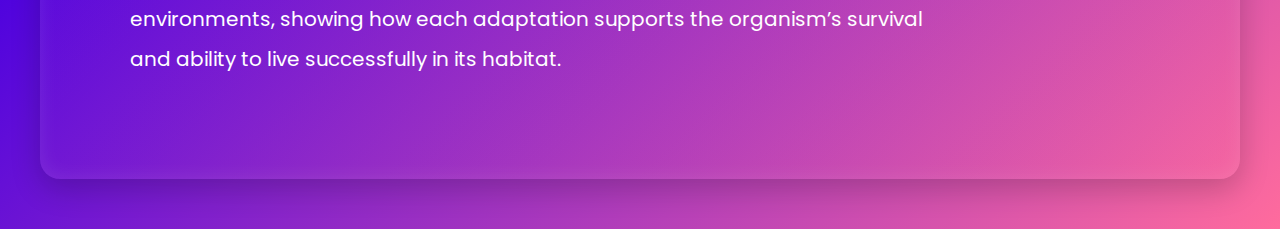
<file: le 3.html>
<!DOCTYPE html>
<html lang="en">
<head>
    <meta charset="UTF-8">
    <meta name="viewport" content="width=device-width, initial-scale=1.0">
    <title>Science Lessons - Video and Documentation Section</title>
    <link href="https://fonts.googleapis.com/css2?family=Poppins:wght@300;400;600&display=swap" rel="stylesheet">
    <style>
        body {
            font-family: 'Poppins', sans-serif;
            margin: 0;
            padding: 0;
            background: linear-gradient(135deg, #8e2de2 0%, #4a00e0 50%, #ff6b9d 100%);
            color: #fff;
            overflow-x: hidden;
            animation: backgroundShift 4s ease-in-out infinite alternate;
        }

        @keyframes backgroundShift {
            0% { background-position: 0% 50%; }
            100% { background-position: 100% 50%; }
        }

        .wave-bg {
            position: absolute;
            top: 0;
            left: 0;
            width: 100%;
            height: 100%;
            background: url('data:image/svg+xml,<svg xmlns="http://www.w3.org/2000/svg" viewBox="0 0 1200 120" preserveAspectRatio="none"><path d="M0,0V46.29c47.79,22.2,103.59,32.17,158,28,70.36-5.37,136.33-33.31,206.8-37.5C438.64,32.43,512.34,53.67,583,72.05c69.27,18,138.3,24.88,209.4,13.08,36.15-6,69.85-17.84,104.45-29.34C989.49,25,1113-14.29,1200,52.47V0Z" opacity=".25" fill="%23ffffff"></path></svg>') no-repeat center bottom;
            background-size: cover;
            z-index: -1;
            animation: waveFloat 4s ease-in-out infinite;
        }

        @keyframes waveFloat {
            0%, 100% { transform: translateY(0); }
            50% { transform: translateY(-10px); }
        }

        .section-container {
            max-width: 1200px;
            margin: 0 auto;
            padding: 50px 20px;
            position: relative;
            animation: fadeInUp 1s ease-out;
        }

        @keyframes fadeInUp {
            from {
                opacity: 0;
                transform: translateY(30px);
            }
            to {
                opacity: 1;
                transform: translateY(0);
            }
        }

        /* Video Lesson Player Section */
        .video-section {
            text-align: center;
            margin-bottom: 60px;
            position: relative;
            animation: slideInLeft 1.2s ease-out;
        }

        @keyframes slideInLeft {
            from {
                opacity: 0;
                transform: translateX(-50px);
            }
            to {
                opacity: 1;
                transform: translateX(0);
            }
        }

        .video-section h1 {
            font-size: 4rem;
            font-weight:1000;
            margin-bottom: 10px;
            text-shadow: 0 0 10px rgba(255, 255, 255, 0.5);
            /*animation: glowPulse 2s ease-in-out infinite alternate;*/
        }

        @keyframes glowPulse {
            from { text-shadow: 0 0 10px rgba(255, 255, 255, 0.5); }
            to { text-shadow: 0 0 20px rgba(255, 255, 255, 0.8); }
        }

        .video-section p {
            font-size: 1.2rem;
            font-weight: 300;
            margin-bottom: 40px;
            opacity: 0.9;
            animation: fadeIn 1.5s ease-out;
        }

        @keyframes fadeIn {
            from { opacity: 0; }
            to { opacity: 1; }
        }

        .target-audience-badge {
            display: inline-block;
            background: linear-gradient(135deg, #ff6b9d, #cc16fa);
            color: #fff;
            padding: 10px 20px;
            border-radius: 25px;
            font-size: 0.9rem;
            font-weight: 500;
            box-shadow: 0 5px 15px rgba(0, 0, 0, 0.3), 0 0 10px rgba(255, 107, 157, 0.5);
            margin-bottom: 20px;
            animation: bounceIn 2s ease-out;
        }


        .video-player {
            width: 80%;
            max-width: 800px;
            height: 450px;
            position: relative;
            margin: 0 auto;
            box-shadow: 0 10px 30px rgba(0, 0, 0, 0.3), 0 0 20px rgba(142, 45, 226, 0.5);
            overflow: hidden;
            animation: scaleIn 1.8s ease-out;
            border-radius: 20px;
        }

        .video-player::before {
            content: '';
            position: absolute;
            top: -5px;
            left: -5px;
            right: -5px;
            bottom: -5px;
            background: linear-gradient(45deg, #ff6b9d, #4a00e0, #8e2de2);
            border-radius: 25px;
            z-index: -1;
            filter: blur(10px);
            animation: borderGlow 3s ease-in-out infinite alternate;
        }

        @keyframes borderGlow {
            from { filter: blur(10px) opacity(0.5); }
            to { filter: blur(15px) opacity(1); }
        }

        @keyframes scaleIn {
            from {
                opacity: 0;
                transform: scale(0.9);
            }
            to {
                opacity: 1;
                transform: scale(1);
            }
        }

        .vr-iframe {
            width: 100%;
            height: 100%;
            border: none;
            border-radius: 20px;
        }

        .lesson-description {
            margin-top: 30px;
            margin-bottom: 100px;
            font-size: 1rem;
            line-height: 1.6;
            max-width: 750px;
            margin-left: auto;
            margin-right: auto;
            opacity: 0.9;
            animation: fadeInUp 2s ease-out;
        }

        /* Documentation & Lesson Notes Section */
        .docs-section {
            background: linear-gradient(135deg, rgba(142, 45, 226, 0.1), rgba(255, 107, 157, 0.1));
            border-radius: 20px;
            padding: 40px;
            box-shadow: 0 10px 30px rgba(0, 0, 0, 0.2), inset 0 0 20px rgba(255, 255, 255, 0.1);
            position: relative;
            animation: slideInRight 1.5s ease-out;
        }

        @keyframes slideInRight {
            from {
                opacity: 0;
                transform: translateX(50px);
            }
            to {
                opacity: 1;
                transform: translateX(0);
            }
        }

        .docs-section h2 {
            font-size: 2.8rem;
            font-weight: 600;
            margin-bottom: 10px;
            text-align: center;
            text-shadow: 0 0 10px rgba(255, 255, 255, 0.5);
            animation: glowPulse 2.5s ease-in-out infinite alternate;
        }

        .docs-content {
            display: flex;
            flex-wrap: wrap;
            justify-content: space-between;
            align-items: center;
            animation: fadeIn 2s ease-out;
        }

        .docs-text {
            flex: 1;
            min-width: 300px;
            margin-right: 20px;
            margin-left: 50px;
            white-space: pre-wrap;
        }

        .docs-text p {
            font-size: 20px;
            margin-bottom: 10px;
            line-height: 2;
            /*animation: fadeInUp 2.2s ease-out;*/
            white-space: pre-wrap;
        }

        .download-btn {
            display: inline-flex;
            align-items: center;
            padding: 15px 30px;
            background: linear-gradient(135deg, #ff6b9d, #4a00e0);
            color: #fff;
            border-radius: 25px;
            text-decoration: none;
            font-weight: 600;
            box-shadow: 0 5px 15px rgba(0, 0, 0, 0.3), 0 0 15px rgba(255, 107, 157, 0.5);
            transition: transform 0.3s ease, box-shadow 0.3s ease;
        }

        .download-btn:hover {
            transform: translateY(-5px);
            box-shadow: 0 10px 25px rgba(0, 0, 0, 0.4), 0 0 25px rgba(255, 107, 157, 0.8);
            animation: wiggle 3s ease-in-out;
        }

        @keyframes wiggle {
            0%, 100% { transform: translateY(-5px) rotate(0deg); }
            25% { transform: translateY(-5px) rotate(-3deg); }
            75% { transform: translateY(-5px) rotate(3deg); }
        }

        .download-btn::before {
            content: '📄'; /* PDF icon placeholder */
            margin-right: 10px;
            font-size: 1.2rem;
        }

        /* Responsive */
        @media (max-width: 768px) {
            .video-player {
                width: 95%;
                height: 300px;
            }
            .docs-content {
                flex-direction: column;
            }
            .docs-text {
                margin-right: 0;
                margin-bottom: 20px;
            }
        }
    </style>
</head>
<body>
    <div class="wave-bg"></div>
    <div class="section-container">
        <!-- Video Lesson Player Section -->
        <section class="video-section">
            <h1>Adaptation of organisms in an ecosystem</h1>
            <p>Watch the interactive science explanation</p>
            <div class="target-audience-badge">🎓 4th grade primary students (Average age: 9–10 years)</div>
            <div class="video-player">
                <iframe class="vr-iframe" src="https://edu.delightex.com/BNL-HSF" frameborder="0"></iframe>
            </div>
            <div class="lesson-description">
                <p>By the end of this lesson, the student is expected to be able to: define the concept of adaptation and give an example, classify pictures of organisms according to their type of adaptation.
                    ,show appreciation for the importance of adaptation in helping organisms survive.</p>
            </div>
        </section>

        <!-- Documentation & Lesson Notes Section -->
        <section class="docs-section">
            <h2>Lesson Documentation</h2>
            <div class="docs-content">
                <div class="docs-text">
                  <p>The lesson explains the concept of adaptation in living organisms and how it helps them survive in different environments.It clarifies that adaptation can be:
                    • Structural (changes in the body)
                    • Behavioral (changes in actions)
                    • Physiological (internal body processes)
The lesson provides examples from deserts, forests, cold regions, and aquatic environments, showing how each adaptation supports the organism’s survival and ability to live successfully in its habitat.</p>
                </div>
                <a  class="download-btn" href="./Document3.zip" download>Download PDF</a>
            </div>
        </section>
    </div>
</body>
</html>
</file>
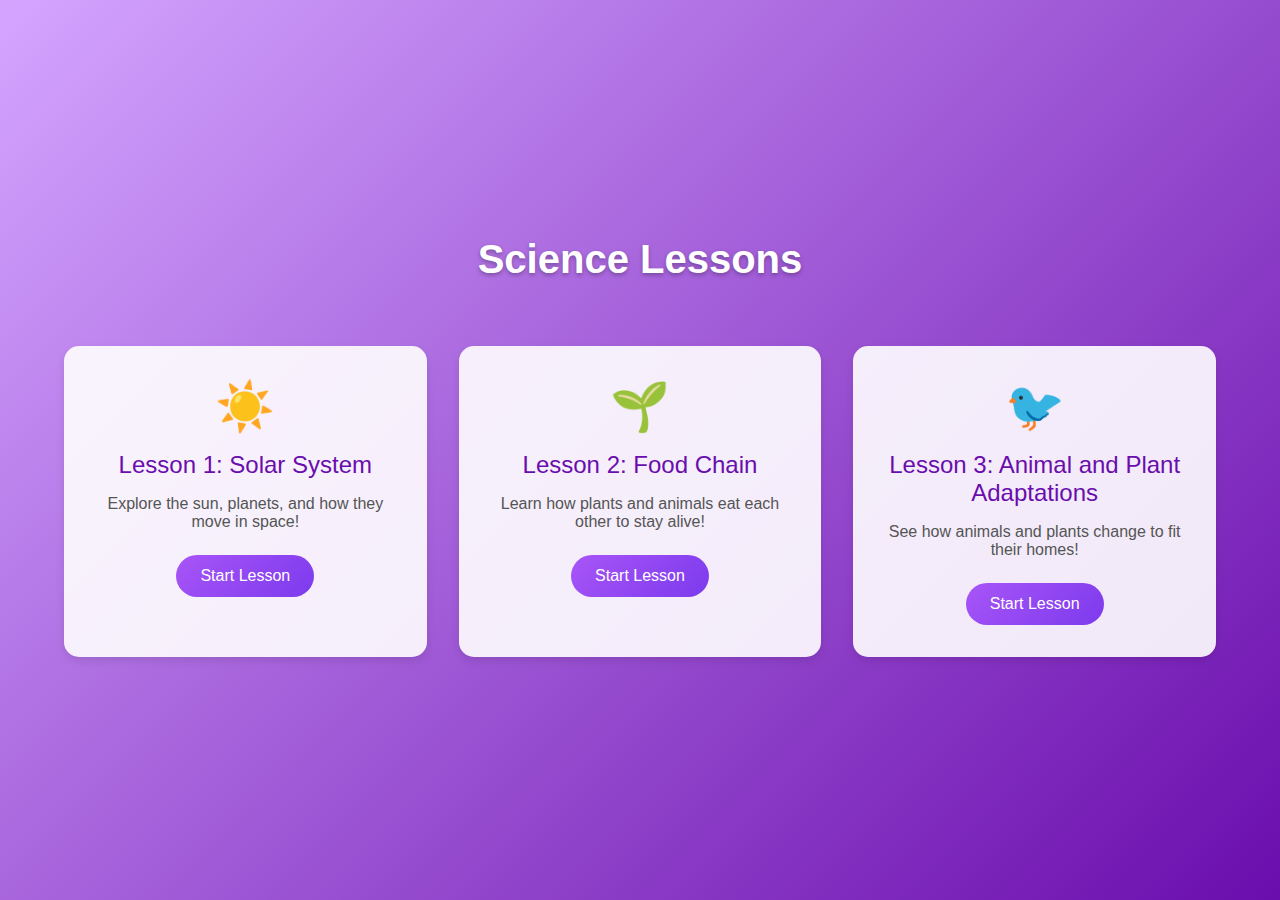
<file: lessons2.html>
<!DOCTYPE html>
<html lang="en">
<head>
    <meta charset="UTF-8">
    <meta name="viewport" content="width=device-width, initial-scale=1.0">
    <title>Science Lessons</title>
    <style>
        body {
            font-family: Arial, sans-serif;
            margin: 0;
            padding: 0;
            background: linear-gradient(135deg, #d4a5ff 0%, #6a0dad 100%);
            min-height: 100vh;
            display: flex;
            flex-direction: column;
            align-items: center;
            justify-content: center;
            color: #333;
        }

        h1 {
            font-size: 2.5rem;
            margin-bottom: 2rem;
            color: #fff;
            text-shadow: 0 2px 4px rgba(0, 0, 0, 0.3);
        }

        .container {
            display: grid;
            grid-template-columns: repeat(auto-fit, minmax(300px, 1fr));
            gap: 2rem;
            max-width: 1200px;
            width: 90%;
            padding: 2rem;
        }

        .card {
            background: rgba(255, 255, 255, 0.9);
            border-radius: 15px;
            box-shadow: 0 4px 8px rgba(0, 0, 0, 0.1);
            padding: 2rem;
            text-align: center;
            transition: transform 0.3s ease, box-shadow 0.3s ease;
        }

        .card:hover {
            transform: translateY(-10px);
            box-shadow: 0 8px 16px rgba(0, 0, 0, 0.2);
        }

        .icon {
            font-size: 3rem;
            margin-bottom: 1rem;
        }

        .title {
            font-size: 1.5rem;
            margin-bottom: 1rem;
            color: #6a0dad;
        }

        .description {
            font-size: 1rem;
            margin-bottom: 1.5rem;
            color: #555;
        }

        .button {
            background: linear-gradient(135deg, #a855f7, #7c3aed);
            color: white;
            border: none;
            padding: 0.75rem 1.5rem;
            border-radius: 25px;
            font-size: 1rem;
            cursor: pointer;
            transition: box-shadow 0.3s ease, transform 0.2s ease;
        }

        .button:hover {
            box-shadow: 0 0 15px rgba(168, 85, 247, 0.5);
            transform: scale(1.05);
        }

        @media (max-width: 768px) {
            h1 {
                font-size: 2rem;
            }
            .container {
                grid-template-columns: 1fr;
                gap: 1rem;
            }
            .card {
                padding: 1.5rem;
            }
        }
    </style>
</head>
<body>
    <h1>Science Lessons</h1>
    <div class="container">
        <div class="card">
            <div class="icon">☀️</div>
            <div class="title">Lesson 1: Solar System</div>
            <div class="description">Explore the sun, planets, and how they move in space!</div>
            <a href="./le 1.html"><button class="button">Start Lesson</button></a>
        </div>
        <div class="card">
            <div class="icon">🌱</div>
            <div class="title">Lesson 2: Food Chain</div>
            <div class="description">Learn how plants and animals eat each other to stay alive!</div>
            <a href="./le 2.html"><button class="button">Start Lesson</button></a>
        </div>
        <div class="card">
            <div class="icon">🐦</div>
            <div class="title">Lesson 3: Animal and Plant Adaptations</div>
            <div class="description">See how animals and plants change to fit their homes!</div>
            <a href="./le 3.html"><button class="button">Start Lesson</button></a>
        </div>
    </div>
</body>
</html>
</file>
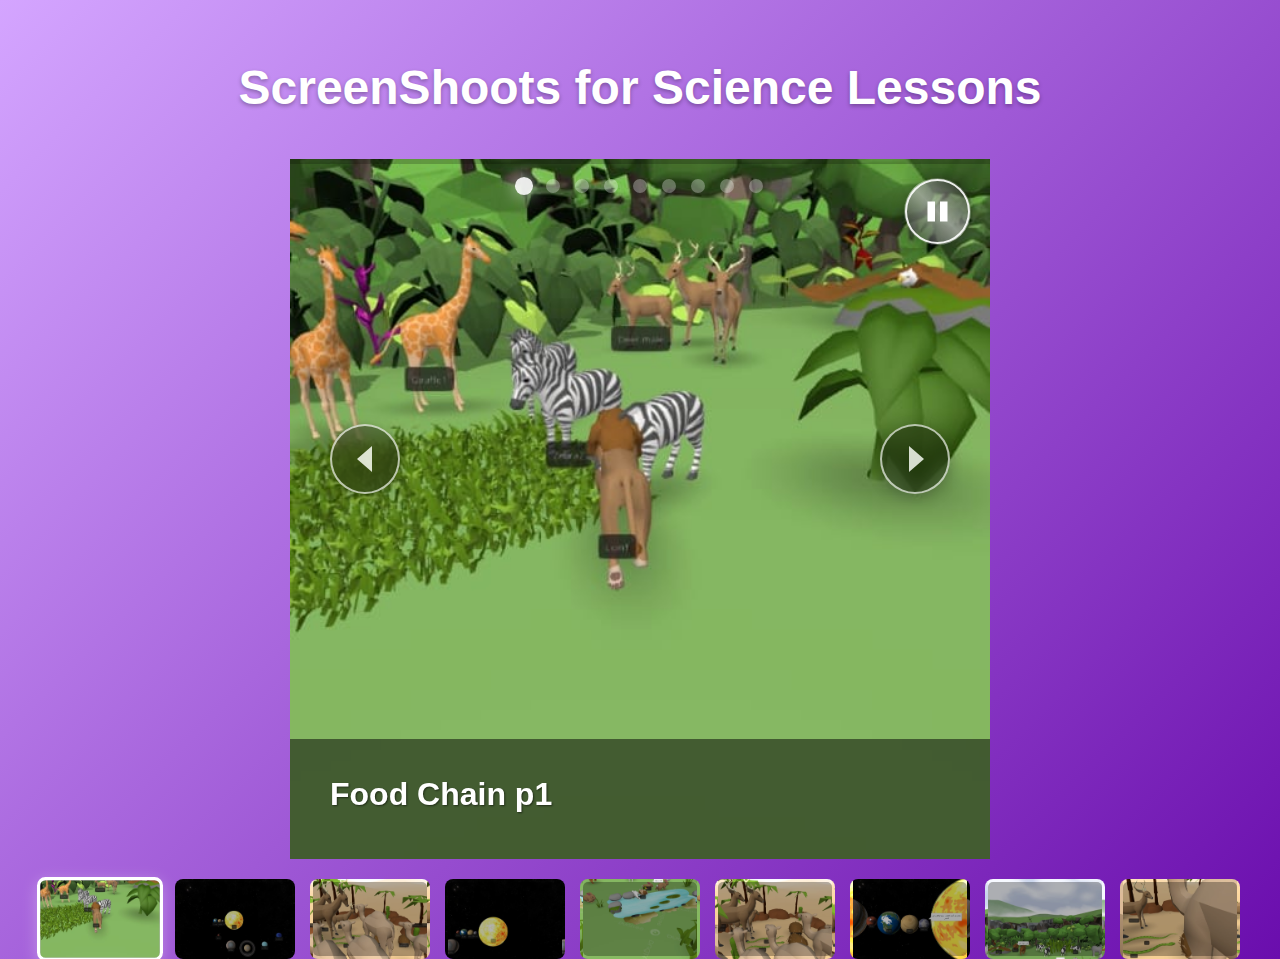
<file: screen.html>
<!DOCTYPE html>
<html lang="en">
<head>
    <meta charset="UTF-8">
    <meta name="viewport" content="width=device-width, initial-scale=1.0">
    <title>Sleeky Pro - Premium Photography & Nature</title>
    <link rel="stylesheet" href="templatemo-sleeky-pro.css">

</head>
<body>
  <h1>
      ScreenShoots for Science Lessons
  </h1>
    <section id="home" class="hero">
        <div class="slider-container">
            <div class="progress-ring">
                <div class="progress-bar" id="progressBar"></div>
            </div>
            <div class="slider-stage" id="sliderStage"></div>
            <div class="text-overlay" id="textOverlay">
                <h2 class="slide-title" id="slideTitle">Food Chain p1</h2>

            </div>
            
            <button class="nav-arrow prev" id="prevArrow" aria-label="Previous"></button>
            <button class="nav-arrow next" id="nextArrow" aria-label="Next"></button>
            
            <div class="controls">
                <button class="control-btn play-pause-btn" id="playPauseBtn" title="Play/Pause">
                    <span class="play-icon"></span>
                    <span class="pause-icon"></span>
                </button>
            </div>
            
            <div class="dots" id="dots"></div>
            <div class="thumbnails-container" id="thumbnails"></div>
        </div>
    </section>

    <script src="templatemo-sleeky-scripts.js"></script>
</body>
</html>
</file>
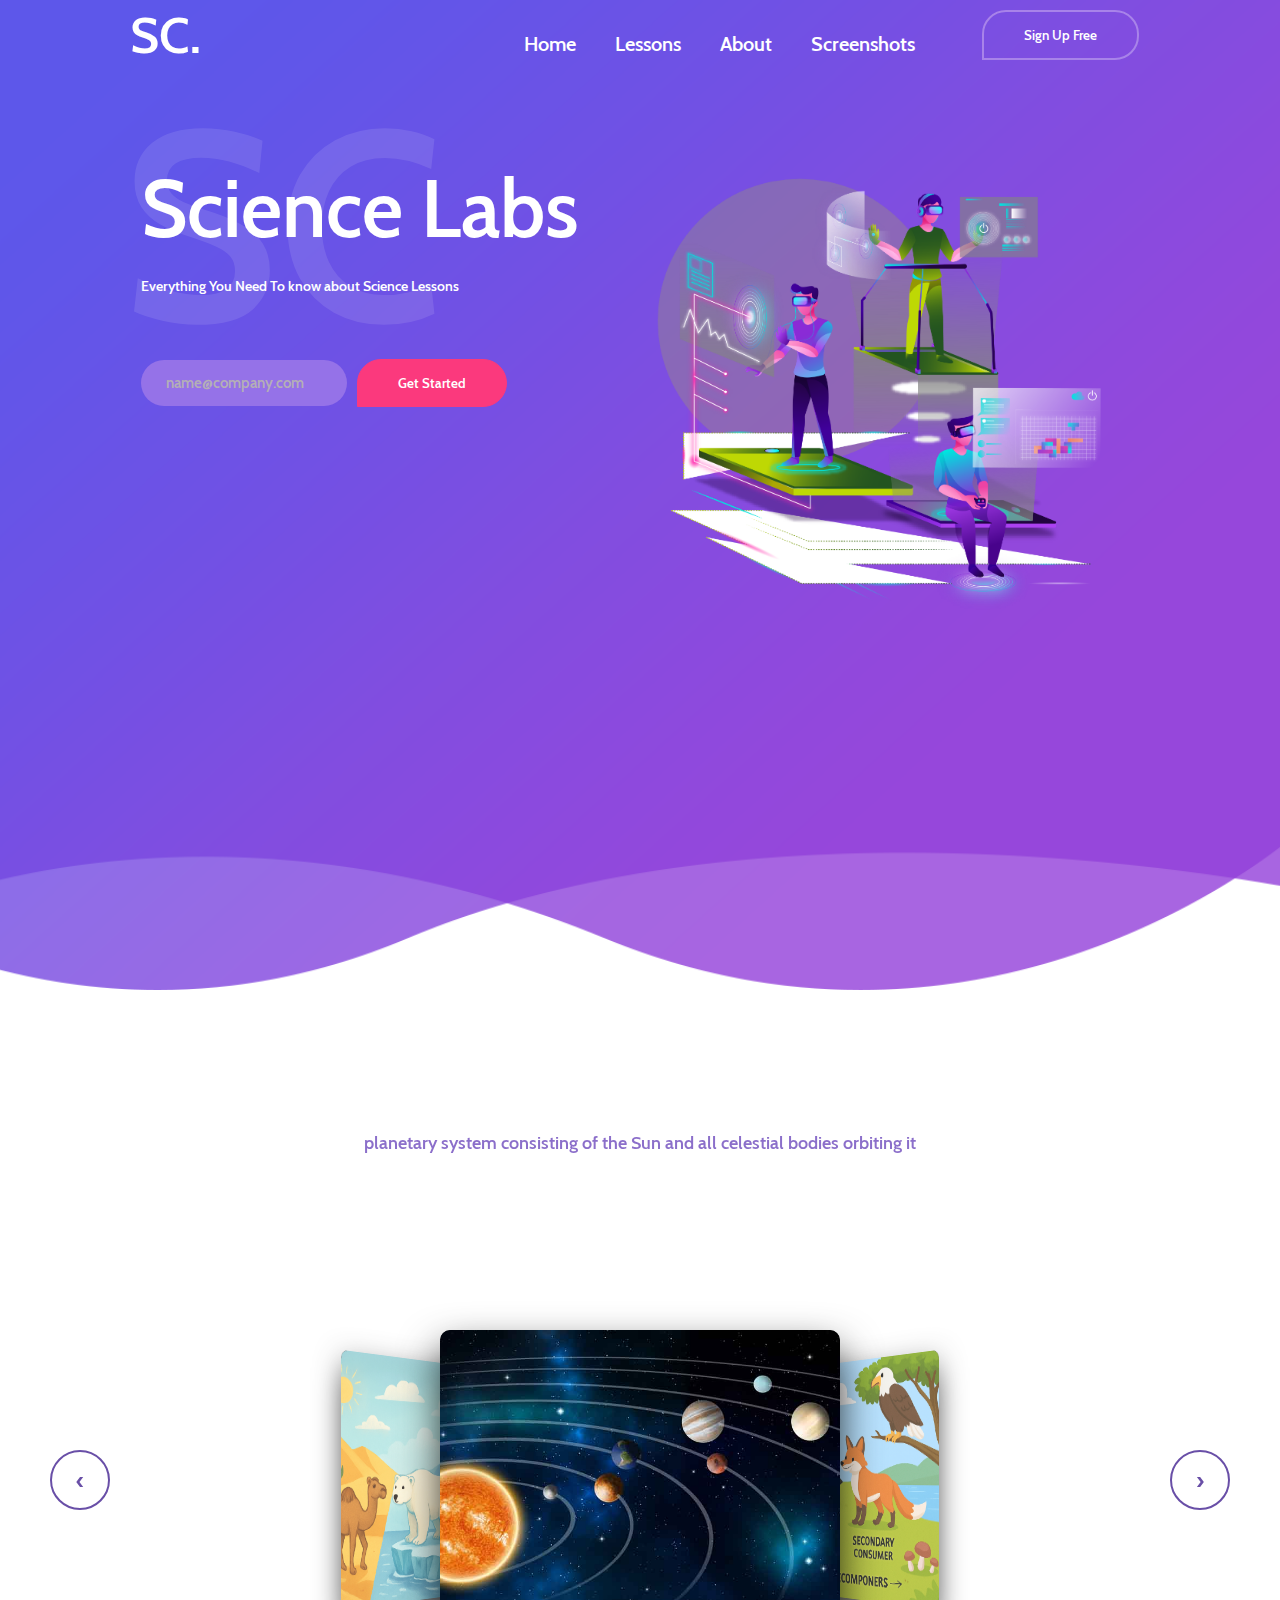
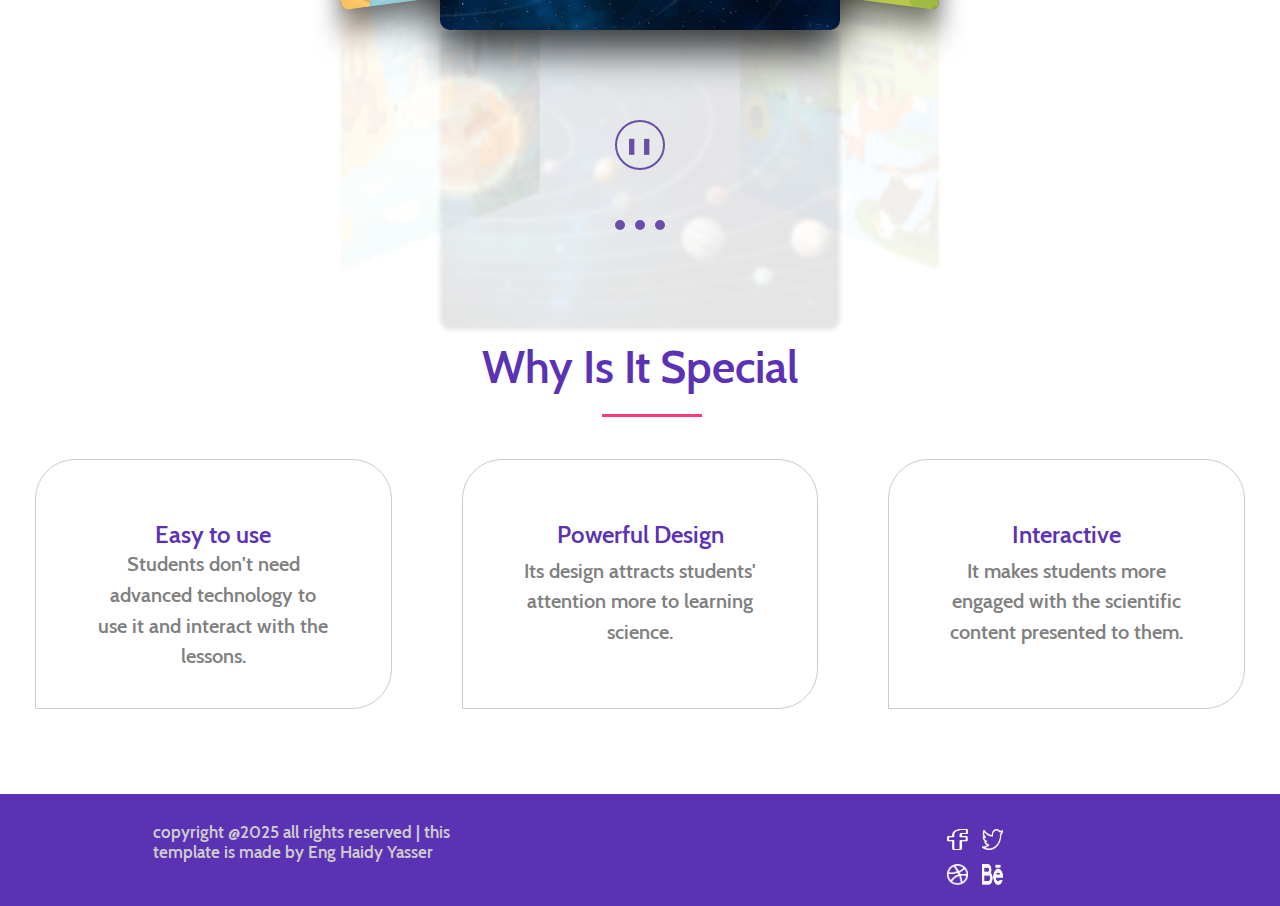
<file: Lab/lab.html>
<!DOCTYPE html>
<html>
    <head>
        <meta charset="utf-8">
        <meta http-equiv="X-UA-Compatible" content="IE=edge">
        <title>Science Lab</title>
        <meta name="description" content="">
        <meta name="viewport" content="width=device-width, initial-scale=1">
        <link rel="stylesheet" href="./style.css">
        <link href="templatemo-3d-coverflow.css" rel="stylesheet">
       
    </head>
    <body>
      <!--navbar start-->
     <header class="navbar">
     <div class="container">
     <div class="logo">
     <h1>SC.</h1>
     </div>
     <button>Sign Up Free</button>
     
     <nav>
     <a href="#" class="ll">Home</a>
     <a href="./lessons2.html"class="ll">Lessons</a>
     <a href="./about.html"class="ll" >About</a>
     <a href="./screen.html" class="ll">Screenshots</a>
     <!-- <a href="#">Contact</a> -->
     </nav>
     </div>
     <div class="container2">
     <article>
        <img src='./assets/bg-img/img.png' class='vr-img'>
                <header class='content'>
                    <h1>Science Labs</h1>
                    <p>Everything You Need To know about Science Lessons </p>
                </header>
               
                <section class='Take-email'>
                <input type='text' placeholder='name@company.com'><button id='button1'>Get Started</button>
               
                </section>
     </article>
     </div>
     </header>
     <!--navbar end-->
  
     






      <!-- <div class='feature'>
      <header class='why'>
      <h2>Our Lessons</h2>
      <span class='line'></span>
      </header>
     <div class='content-special'>
            <table class="images">
            <tr>
            <td><div class="hover-img"><img src="./assets/bg-img/sun.jpg" alt='img1'><img src="./assets/bg-img/preview.png" class="overlay"></div></td>
            <td><div class="hover-img"><img src="./assets/bg-img/foodchain.jpg" alt='img2'><img src="./assets/bg-img/preview.png" class="overlay"></div></td>
            <td><div class="hover-img"><img src="./assets/img/p3.jpg" alt='img3'><img src="./assets/bg-img/preview.png" class="overlay"></div></td> 
            </tr>
            </table>
        </div>
      </div> -->


       <!-- <section class="links">
                <video controls loop width="550" height="350">
                    <source src="./assets/video/Girl shoots self with nerf gun - 987108.mp4">
                    Your browser does not support video </video>
            </section> -->



      <!-- <header class='why'>
      <h2>App Screenshots</h2>
      <span class='line'></span>
      </header>
      <div class='content-special'>
      <article class='special3'>
                <section>
                    <img src='./assets/scr-img/app-1.jpg'>
                </section>
        </article>
        <article class='special3'>
                <section>
                    <img src='./assets/scr-img/app-2.jpg'>
                </section>
        </article>
        <article class='special3'>
                <section>
                 <img id='j' src='./assets/scr-img/app-3.jpg'>
                </section>
      </article>
       <article class='special3'>
                <section>
                 <img src='./assets/scr-img/app-4.jpg'>
                </section>
      </article>
       <article class='special3'>
                <section>
                 <img src='./assets/scr-img/app-5.jpg'>
                </section>
      </article>
      </div> -->




      

     
    
  <section id="home" class="section">
      <div class="coverflow-wrapper">
          <div class="info">
              <h2 id="current-title">Solar System</h2>
              <p id="current-description">planetary system consisting of the Sun and all celestial bodies orbiting it</p>
          </div>

          <div class="coverflow-container" tabindex="0">
              <div class="coverflow" id="coverflow">
                  <div class="coverflow-item" data-index="0">
                      <div class="cover image-loading">
                          <img src="assets/bg-img/sun.jpg" alt="Mountain Landscape" loading="lazy">
                      </div>
                      <div class="reflection"></div>
                  </div>
                  <div class="coverflow-item" data-index="1">
                      <div class="cover image-loading">
                          <img src="assets/foodchain.png" alt="Forest Path" loading="lazy">
                      </div>
                      <div class="reflection"></div>
                  </div>
                  <div class="coverflow-item" data-index="2">
                      <div class="cover image-loading">
                          <img src="assets/ada.png" alt="Lake Reflection" loading="lazy">
                      </div>
                      <div class="reflection"></div>
                  </div>
                

              </div>

              <button class="nav-button prev" onclick="navigate(-1)">‹</button>
              <button class="nav-button next" onclick="navigate(1)">›</button>

              <div class="dots-container" id="dots"></div>
              
              <!-- Play/Pause Button -->
              <button class="play-pause-button" id="playPauseBtn" onclick="toggleAutoplay()">
                  <span class="play-icon">▶</span>
                  <span class="pause-icon" style="display: none;">❚❚</span>
              </button>
          </div>
      </div>
  </section>
  <!-- #694fa7 -->
  

<script src="templatemo-3d-coverflow-scripts.js"></script>




<header class='why'>
    <h2>Why Is It Special</h2>
    <span class='line'></span>
    </header>
   <div class='content-special'>
    <article class='special'>
              <header>
              
                  <h2>Easy to use</h2>
              </header>
              <section>
                  <p>Students don't need advanced technology to use it and interact with the lessons.</p>
              </section>
    </article>
      <article class='special'>
    <header>
                 
                  <h2>Powerful Design</h2>
              </header>
              <section>
                  <p>Its design attracts students' attention more to learning science.</p>
              </section>
    </article>
      <article class='special'>
              <header>
                 
                  <h2>Interactive</h2>
              </header>
              <section>
                  <p>It makes students more engaged with the scientific content presented to them.</p>
              </section>
    </article>
    </div>





           <!--footer start-->
     <div class="footer">
        <div class='container'>
        <table class="content-footer">
         <tr>
        <td><p id="copyright">copyright @2025 all rights reserved | this template is made by Eng Haidy Yasser</p></td>
        <td></td>
         <td class='contact-links'>
          <img src='./assets/icons/facebook.png'>
          <img src='./assets/icons/twitter.png'> 
         <img src='./assets/icons/dribbble.png'>
          <img src='./assets/icons/behance.png'>
        </td>   
        </tr>
        </table> 
        </div>
        </div>
        <!--footer end-->
    </body>
</html>
</file>
<file: style.css>
@font-face {
    font-family: myFirstFont;
    src: url(./Fonts/Cabin-SemiBold.ttf);
}

* {
    margin: 0;
    padding: 0;
    box-sizing: border-box;
    font-family: myFirstFont;
}


/*Navbar start*/

.container {
    margin: 10;
    width: 100%;
}


.container2 {
    margin-top: 150px;
    width: 100%;
    color: white;
}

.logo {
    float: left;
    display: inline-block;
    text-align: center;
}

.logo h1 {
    color: white;
    font-size: 50px;
}

.container button {
    background-color: transparent;
    border: 2px solid #a883e9;
    border-radius: 24px 24px 24px 0px;
    padding: 15px 40px;
    color: white;
    float: right;
}

nav {
    padding-right: 50px;
    padding-top: 15px;
    display: inline-block;
    float: right;
    font-size: 20px;
    text-align: center;
}

header.navbar {
    overflow: auto;
    padding: 10px 11% 10px 11%;
    background-image: url('./assets/bg-img/welcome-bg.png');
    height: 110vh;
    background-size: 100% 100%;
}

a {
    padding: 7px 17px;
    display: inline-block;
    text-decoration: none;
    color: white;
    text-align: center;
}
.ll:hover {
    color: white;
    transform: translateY(-2px);
}
.ll::after {
    content: '';
    position: absolute;
    bottom: 0;
    left: 0;
    width: 0;
    height: 2px;
    background: linear-gradient(90deg, #fb397d, #7341a5);
    transition: width 0.3s ease;
}


.ll:hover::after {
    width: 100%;
}

.ll.active {
    color: white;
}

.ll.active::after {
    width: 100%;
}

.ll.external::before {
    content: '↗';
    margin-right: 5px;
    font-size: 12px;
    opacity: 0.7;
}

header.content h1 {
    font-size: 80px;
    position: relative;
}

header.content h1::after {
    content: "SC";
    display: block;
    font-size: 270px;
    font-weight: 700;
    position: absolute;
    left: -20px;
    top: -100px;
    opacity: 0.1;
}

header.content p {
    padding-top: 20px;
    font-size: 14px;
}

.Take-email input {
    background-color: #9572e8;
    border-radius: 24px;
    border: none;
    padding: 15px 25px;
    margin-top: 65px;
}

.Take-email input::placeholder {
    color: rgb(180, 175, 182);
    /* opacity: 0.5; */
    font-size: 15px;
}

#button1 {
    background-color: #fb397d;
    border: 1px solid #fb397d;
    border-radius: 24px 24px 24px 0px;
    padding: 15px 40px;
    margin: 10px;
    color: white;
    width: 150px;
}

.vr-img {
    width: 50%;
    float: right;
}


/*Navbar end*/


/* .content-special {
    display: flex;
    flex-wrap: wrap;
    justify-content: center;
} */

.line {
    width: 100px;
    height: 3px;
    background-color: #fb397d;
    display: block;
    margin: 7px;
}

.why .line {
    margin-left: 47%;
}

.why h2 {
    text-align: center;
    font-size: 45px;
    color: #5b32b4;
    margin: 50px 0px 20px 0px;
}

.content-special,
.propositions {
    display: flex;
    flex-wrap: wrap;
    justify-content: center;
    margin-bottom: 50px;
}

.special {
    color: #5b32b4;
    height: 250px;
    flex: 1 1 250px;
    max-width: 400px;
    margin: 35px;
    border: 1px solid #c9cccf;
    border-radius: 40px 40px 40px 0px;
    padding: 60px;
    display: flex;
    flex-direction: column;
    align-items: center;
    justify-content: space-between;
}

.special p {
    text-align: center;
    color: gray;
    line-height: 2.2ch;
    font-size: 20px;
}

.special img {
    color: #5b32b4;
    margin-left: 45px;
    width: 100px;
    height: 50px;
    display: flex;
    flex-direction: column;
    align-items: center;
    justify-content: center;
}

/* .special2 {
    color: #5b32b4;
    height: 250px;
    flex: 1 1 250px;
    max-width: 450px;
    margin: 35px;
    padding: 40px;
    display: flex;
    flex-direction: column;
    align-items: center;
    justify-content: space-between;
} */

/* .special2 p {
    color: gray;
    font-size: 13px;
    padding: 10px;
    margin-left: 20px;
} */

/* .special2 h2 {
    font-size: 35px;
    padding: 10px;
    margin-left: 20px;
} */

section button img {
    width: 40px;
    height: 40px;
}

/* #button2 {
    padding: 10px;
    margin-left: 30px;
    color: #726a84;
    font-size: 15px;
    width: 150px;
    align-items: center;
    justify-content: space-evenly;
    display: inline-flex;
    border: 1px solid gray;
    box-shadow: 5px 10px 30px rgb(0 0 0 / 10%);
    border-radius: 24px 24px 24px 0px;
} */

.feature {
    margin-top: 60px;
}
.overlay:hover {
    opacity: 70%;
}
.hover-img {
    position: relative;
}
.hover-img img {
    width: 350px;
    height: 400px;
    display: block;
}
.images {
    margin-left: auto;
    margin-right: auto;
    padding:20px;
}

.images td {
    padding: 15px 15px 15px 50px;
}
.overlay {
    position: absolute;
    top: 0;
    left: 0;
    padding: 45%;
    background-image: linear-gradient(to right, #8e53fd, #12bad8);
    opacity: 0;
    justify-content: center;
    align-items: center;
    transition: opacity .4s ease-in-out;
}


.links video {
    border: 20px solid white;
    border-radius: 20px;
    box-shadow: 0 10px 50px rgb(0 0 0 / 8%);
    object-fit: cover;
}

.links {
    display: flex;
    align-items: center;
    justify-content: center;
}

.special3 img {
    flex: 0 1 16%;
    opacity: 0.5;
    transition: 0.5s;
    align-self: center;
    margin: 2px;
    width: 250px;
    padding: 10px;
}

#j {
    opacity: 1;
    flex: 0 1 210px;
}

.special3 img:hover {
    opacity: 1;
    flex: 0 1 210px;
}

/* .form1 {
    background-color: #f5f9fc;
    padding: 80px 0px;
    display: flex;
    justify-content: center;
    height: 400px;
    flex-wrap: wrap;
} */

/* input {
    background-color: white;
    font-size: 18px;
    padding: 15px 15px;
    border-radius: 25px 25px 25px 0;
    border: 1px solid rgb(177, 176, 176);
    margin: 10px 0px;
}

textarea {
    border-radius: 25px 25px 25px 0;
    border: 1px solid rgb(177, 176, 176);
    padding: 15px;
    font-size: 18px;
    margin: 10px 0px;
}

input::placeholder,
textarea::placeholder {
    color: #7873ed;
    font-weight: 700;
} */
.contact-links img {
    float: left;
    height: 35px;
    width: 35px;
    padding: 7px;
    margin: 0px 0px 0px 0px;
}
.footer {
    background-color: #5b32b4;
    padding: 2% 0% 1% 2%; /*t */
    
}

.content-footer {
    margin-left: 10%;
    margin-right: 20%;

  
}

h3 {
    color: white;
    margin-bottom: 20px;
}

.content-footer h5 {
    font-size: 10px;
    color: #cfcccc;
}

.content-footer td {
    vertical-align: top;
    width: 45%;
    height: 5%;
    padding-right: 15px;
    align-items: center;
    justify-content: center;
}

#about-head {
    font-size: 18px;
    padding-bottom: 10px;
    color: #cfcccc;
}

#copyright {
    font-size: 17px;
    color: #cfcccc;
    padding-right: 50px;
}
</file>
<file: templatemo-3d-coverflow.css>
/*

TemplateMo 595 3d coverflow

https://templatemo.com/tm-595-3d-coverflow

*/

@charset "utf-8";
/* CSS Document */

 * {
            margin: 0;
            padding: 0;
            box-sizing: border-box;
        }

        html {
            scroll-behavior: smooth;
        }

        body {
            font-family: -apple-system, BlinkMacSystemFont, 'Segoe UI', Roboto, Helvetica, Arial, sans-serif;
            overflow-x: hidden;
            position: relative;
            /* background: #000; */
        }

        /* Sections */
        .section {
            min-height: 100vh;
            position: relative;
            display: flex;
            align-items: center;
            justify-content: center;
        }

        /* #home {
            background: radial-gradient(ellipse at center, #1a1a2e 0%, #0f0f0f 100%);
        } */

        #about {
            background: linear-gradient(135deg, #0f0f0f 0%, #1a1a2e 100%);
        }

        #contact {
            background: radial-gradient(ellipse at center, #1a1a2e 0%, #0f0f0f 100%);
        }

        /* Header Styles */
        .header {
            position: fixed;
            top: 0;
            left: 0;
            right: 0;
            height: 80px;
            background: rgba(0, 0, 0, 0.8);
            backdrop-filter: blur(10px);
            border-bottom: 1px solid rgba(255, 255, 255, 0.1);
            z-index: 1000;
            display: flex;
            align-items: center;
            justify-content: space-between;
            padding: 0 40px;
            transition: all 0.3s ease;
        }

        .header.scrolled {
            background: rgba(0, 0, 0, 0.95);
            height: 70px;
        }

        .logo-container {
            display: flex;
            align-items: center;
            gap: 12px;
            text-decoration: none;
            cursor: pointer;
            transition: transform 0.3s ease;
        }

        .logo-container:hover {
            transform: translateY(-2px);
        }

        .logo {
            width: 50px;
            height: 50px;
            display: flex;
            align-items: center;
            justify-content: center;
        }

        .logo svg {
            width: 100%;
            height: 100%;
        }

        .logo-text {
            color: white;
            font-size: 24px;
            font-weight: 600;
            letter-spacing: -0.5px;
        }

        .main-menu {
            display: flex;
            align-items: center;
            gap: 40px;
        }

        .menu-item {
            color: rgba(255, 255, 255, 0.8);
            text-decoration: none;
            font-size: 16px;
            font-weight: 500;
            transition: all 0.3s ease;
            position: relative;
            padding: 8px 0;
        }

        .menu-item:hover {
            color: white;
            transform: translateY(-2px);
        }

        .menu-item::after {
            content: '';
            position: absolute;
            bottom: 0;
            left: 0;
            width: 0;
            height: 2px;
            background: linear-gradient(90deg, #667eea, #764ba2);
            transition: width 0.3s ease;
        }

        .menu-item:hover::after {
            width: 100%;
        }

        .menu-item.active {
            color: white;
        }

        .menu-item.active::after {
            width: 100%;
        }

        .menu-item.external::before {
            content: '↗';
            margin-right: 5px;
            font-size: 12px;
            opacity: 0.7;
        }

        /* Mobile menu toggle */
        .menu-toggle {
            display: none;
            flex-direction: column;
            cursor: pointer;
            padding: 4px;
        }

        .menu-toggle span {
            width: 25px;
            height: 3px;
            background: white;
            margin: 3px 0;
            transition: 0.3s;
            border-radius: 2px;
        }

        /* Home Section with Coverflow */
        .coverflow-wrapper {
            width: 100%;

            height: 100vh;
            display: flex;
            align-items: center;
            justify-content: center;
            padding-top: 80px;
        }

        .coverflow-container {
            width: 100%;
            height: 100%;
            display: flex;
            align-items: center;
            justify-content: center;
            perspective: 1200px;
            position: relative;
        }

        .coverflow {
            display: flex;
            align-items: center;
            justify-content: center;
            transform-style: preserve-3d;
            position: relative;
            width: 100%;
            height: 400px;
        }

        .coverflow-item {
            position: absolute;
            width: 400px;
            height: 300px;
            transition: all 0.6s cubic-bezier(0.68, -0.55, 0.265, 1.55);
            cursor: pointer;
            user-select: none;
        }

        .coverflow-item .cover {
            width: 100%;
            height: 100%;
            border-radius: 10px;
            box-shadow: 0 20px 40px rgba(0, 0, 0, 0.8);
            position: relative;
            overflow: hidden;
            transform-style: preserve-3d;
            background: #333;
        }

        .coverflow-item .cover img {
            width: 100%;
            height: 100%;
            object-fit: cover;
            border-radius: 10px;
        }

        /* Reflection */
        .coverflow-item .reflection {
            position: absolute;
            top: 100%;
            left: 0;
            width: 100%;
            height: 100%;
            border-radius: 10px;
            transform: scaleY(-1);
            opacity: 0.1;
            filter: blur(2px);
            background: linear-gradient(to bottom, 
                rgba(0, 0, 0, 0) 0%, 
                rgba(0, 0, 0, 0.8) 50%, 
                rgba(0, 0, 0, 1) 100%);
            overflow: hidden;
        }

        /* Active item (center) */
        .coverflow-item.active {
            z-index: 100;
            transform: translateX(0) translateZ(0) rotateY(0deg);
        }

        .coverflow-item.active .cover {
            box-shadow: 0 30px 60px rgba(0, 0, 0, 0.9);
        }

        /* Navigation */
        .nav-button {
            position: absolute;
            top: 50%;
            transform: translateY(-50%);
            /* background: #d1c0fa; */
            background: rgba(255, 255, 255, 0.1);
            border: 2px solid #694fa7;
            color: #694fa7;
            width: 60px;
            height: 60px;
            border-radius: 50%;
            cursor: pointer;
            font-size: 24px;
            display: flex;
            align-items: center;
            justify-content: center;
            transition: all 0.3s ease;
            backdrop-filter: blur(10px);
            z-index: 200;
        }

        .nav-button:hover {
            background: rgb(185, 184, 185);
            transform: translateY(-50%) scale(1.1);
        }

        .nav-button.prev {
            left: 50px;
        }

        .nav-button.next {
            right: 50px;
        }

        /* Dots indicator */
        .dots-container {
            position: absolute;
            bottom: 60px;
            left: 50%;
            transform: translateX(-50%);
            display: flex;
            gap: 10px;
            z-index: 200;
        }

        .dot {
            width: 10px;
            height: 10px;
            border-radius: 50%;
            background: #694fa7;
            cursor: pointer;
            transition: all 0.3s ease;
        }

        .dot.active {
            background: rgba(255, 255, 255, 0.8);
            transform: scale(1.3);
        }

        /* Info display */
        .info {
            position: absolute;
            top: 80px;
            left: 50%;
            transform: translateX(-50%);
            color: #5b32b4;
            text-align: center;
            z-index: 200;
        }

        .info h2 {
            font-size: 43px;
            margin-bottom: 10px;
            opacity: 0;
            animation: fadeIn 0.6s forwards;
        }

        .info p {
            font-size: 18px;
            opacity: 0.7;
        }

        @keyframes fadeIn {
            to {
                opacity: 1;
            }
        }

        /* Play/Pause Button */
        .play-pause-button {
            position: absolute;
            bottom: 120px;
            left: 50%;
            transform: translateX(-50%);
            background: rgba(255, 255, 255, 0.1);
            border: 2px solid #694fa7;
            color: #694fa7;
            width: 50px;
            height: 50px;
            border-radius: 50%;
            cursor: pointer;
            font-size: 20px;
            display: flex;
            align-items: center;
            justify-content: center;
            transition: all 0.3s ease;
            backdrop-filter: blur(10px);
            z-index: 200;
           
        }

        .play-pause-button:hover {
            background: rgba(255, 255, 255, 0.2);
            transform: translateX(-50%) scale(1.1);
        }

        .play-pause-button .pause-icon {
            font-size: 16px;
            letter-spacing: 2px;
        }

        /* About Section */
        .about-content {
            max-width: 1400px;
            margin: 0 auto;
            padding: 40px;
            color: white;
        }

        .about-header {
            text-align: center;
            margin-bottom: 80px;
        }

        .about-header h2 {
            font-size: 48px;
			margin-top: 60px;
            margin-bottom: 20px;
            background: linear-gradient(135deg, #667eea 0%, #764ba2 100%);
            -webkit-background-clip: text;
            -webkit-text-fill-color: transparent;
            background-clip: text;
        }

        .about-header p {
            font-size: 20px;
            color: rgba(255, 255, 255, 0.8);
            max-width: 600px;
            margin: 0 auto;
            line-height: 1.8;
        }

        .about-main {
            display: grid;
            grid-template-columns: 1fr 1fr;
            gap: 80px;
            align-items: center;
            margin-bottom: 80px;
        }

        .about-visual {
            position: relative;
            height: 600px;
            display: flex;
            align-items: center;
            justify-content: center;
        }

        .showcase-display {
            position: relative;
            width: 100%;
            max-width: 500px;
            height: 500px;
            display: flex;
            align-items: center;
            justify-content: center;
        }

        .showcase-main {
            position: relative;
            width: 350px;
            height: 400px;
            background: linear-gradient(135deg, rgba(102, 126, 234, 0.1) 0%, rgba(118, 75, 162, 0.1) 100%);
            border-radius: 30px;
            border: 2px solid rgba(255, 255, 255, 0.1);
            padding: 40px;
            display: flex;
            flex-direction: column;
            align-items: center;
            justify-content: center;
            backdrop-filter: blur(10px);
            box-shadow: 0 25px 50px rgba(0, 0, 0, 0.3);
        }

        .showcase-logo {
            width: 120px;
            height: 120px;
            background: linear-gradient(135deg, #667eea 0%, #764ba2 100%);
            border-radius: 30px;
            display: flex;
            align-items: center;
            justify-content: center;
            margin-bottom: 30px;
            box-shadow: 0 15px 35px rgba(102, 126, 234, 0.4);
        }

        .showcase-logo svg {
            width: 70%;
            height: 70%;
        }

        .showcase-title {
            font-size: 32px;
            font-weight: 700;
            color: white;
            margin-bottom: 15px;
            text-align: center;
        }

        .showcase-subtitle {
            font-size: 16px;
            color: rgba(255, 255, 255, 0.7);
            text-align: center;
            margin-bottom: 40px;
            line-height: 1.6;
        }

        .showcase-badges {
            display: flex;
            gap: 15px;
            flex-wrap: wrap;
            justify-content: center;
        }

        .badge {
            background: rgba(255, 255, 255, 0.05);
            border: 1px solid rgba(255, 255, 255, 0.2);
            border-radius: 20px;
            padding: 8px 16px;
            font-size: 14px;
            color: rgba(255, 255, 255, 0.8);
            backdrop-filter: blur(10px);
            transition: all 0.3s ease;
            cursor: pointer;
            text-decoration: none;
            display: inline-block;
        }

        .badge:hover {
            background: linear-gradient(135deg, #667eea 0%, #764ba2 100%);
            border-color: transparent;
            color: white;
            transform: translateY(-2px);
            box-shadow: 0 5px 15px rgba(102, 126, 234, 0.3);
        }

        .badge:active {
            transform: translateY(0);
            box-shadow: 0 2px 8px rgba(102, 126, 234, 0.3);
        }

        /* Decorative corner elements */
        .corner-decoration {
            position: absolute;
            width: 80px;
            height: 80px;
            border: 2px solid rgba(102, 126, 234, 0.3);
        }

        .corner-decoration.top-left {
            top: -20px;
            left: -20px;
            border-right: none;
            border-bottom: none;
            border-radius: 20px 0 0 0;
        }

        .corner-decoration.bottom-right {
            bottom: -20px;
            right: -20px;
            border-left: none;
            border-top: none;
            border-radius: 0 0 20px 0;
        }

        .about-info {
            padding-left: 40px;
        }

        .about-info h3 {
            font-size: 36px;
            margin-bottom: 30px;
            line-height: 1.3;
        }

        .about-info p {
            font-size: 18px;
            color: rgba(255, 255, 255, 0.8);
            line-height: 1.8;
            margin-bottom: 30px;
        }

        .feature-list {
            list-style: none;
            margin-bottom: 40px;
        }

        .feature-list li {
            display: flex;
            align-items: center;
            gap: 15px;
            margin-bottom: 20px;
            font-size: 16px;
            color: rgba(255, 255, 255, 0.9);
        }

        .feature-list li::before {
            content: '✓';
            display: flex;
            align-items: center;
            justify-content: center;
            width: 30px;
            height: 30px;
            background: linear-gradient(135deg, #667eea 0%, #764ba2 100%);
            border-radius: 50%;
            flex-shrink: 0;
        }

        .cta-button {
            display: inline-flex;
            align-items: center;
            gap: 10px;
            background: linear-gradient(135deg, #667eea 0%, #764ba2 100%);
            color: white;
            text-decoration: none;
            padding: 15px 30px;
            border-radius: 30px;
            font-weight: 600;
            transition: all 0.3s ease;
        }

        .cta-button:hover {
            transform: translateY(-2px);
            box-shadow: 0 10px 30px rgba(102, 126, 234, 0.5);
        }

        .cta-button svg {
            width: 20px;
            height: 20px;
            transition: transform 0.3s ease;
        }

        .cta-button:hover svg {
            transform: translateX(5px);
        }

        .stats-section {
            display: grid;
            grid-template-columns: repeat(4, 1fr);
            gap: 40px;
            padding: 60px;
            background: rgba(255, 255, 255, 0.03);
            backdrop-filter: blur(10px);
            border-radius: 30px;
            border: 1px solid rgba(255, 255, 255, 0.1);
        }

        .stat-item {
            text-align: center;
        }

        .stat-number {
            font-size: 48px;
            font-weight: 700;
            background: linear-gradient(135deg, #667eea 0%, #764ba2 100%);
            -webkit-background-clip: text;
            -webkit-text-fill-color: transparent;
            background-clip: text;
            margin-bottom: 10px;
        }

        .stat-label {
            font-size: 16px;
            color: rgba(255, 255, 255, 0.7);
        }

        /* Contact Section */
        .contact-content {
            max-width: 1200px;
            margin: 0 auto;
            padding: 40px;
            color: white;
        }

        .contact-header {
            text-align: center;
			margin-top: 60px;
            margin-bottom: 60px;
        }

        .contact-header h2 {
            font-size: 48px;
            margin-bottom: 20px;
            background: linear-gradient(135deg, #667eea 0%, #764ba2 100%);
            -webkit-background-clip: text;
            -webkit-text-fill-color: transparent;
            background-clip: text;
        }

        .contact-header p {
            font-size: 20px;
            color: rgba(255, 255, 255, 0.8);
            max-width: 600px;
            margin: 0 auto;
        }

        .contact-container {
            display: grid;
            grid-template-columns: 1fr 1fr;
            gap: 60px;
            align-items: start;
        }

        .contact-info-section {
            padding-right: 40px;
        }

        .contact-info-section h3 {
            font-size: 28px;
            margin-bottom: 20px;
            color: white;
        }

        .contact-info-section p {
            font-size: 16px;
            color: rgba(255, 255, 255, 0.7);
            line-height: 1.8;
            margin-bottom: 40px;
        }

        .contact-details {
            display: flex;
            flex-direction: column;
            gap: 25px;
        }

        .contact-item {
            display: flex;
            align-items: center;
            gap: 20px;
            padding: 20px;
            background: rgba(255, 255, 255, 0.05);
            backdrop-filter: blur(10px);
            border: 1px solid rgba(255, 255, 255, 0.1);
            border-radius: 15px;
            transition: all 0.3s ease;
        }

        .contact-item:hover {
            background: rgba(255, 255, 255, 0.08);
            transform: translateX(5px);
            box-shadow: 0 10px 30px rgba(102, 126, 234, 0.2);
        }

        .contact-icon {
            width: 50px;
            height: 50px;
            background: linear-gradient(135deg, #667eea 0%, #764ba2 100%);
            border-radius: 12px;
            display: flex;
            align-items: center;
            justify-content: center;
            flex-shrink: 0;
        }

        .contact-icon svg {
            width: 24px;
            height: 24px;
            fill: white;
        }

        .contact-text {
            flex: 1;
        }

        .contact-text h4 {
            font-size: 16px;
            color: white;
            margin-bottom: 5px;
        }

        .contact-text p {
            font-size: 14px;
            color: rgba(255, 255, 255, 0.7);
            margin: 0;
        }

        .social-links {
            margin-top: 40px;
        }

        .social-links h4 {
            font-size: 18px;
            margin-bottom: 20px;
            color: white;
        }

        .social-buttons {
            display: flex;
            gap: 15px;
        }

        .social-btn {
            width: 45px;
            height: 45px;
            background: rgba(255, 255, 255, 0.05);
            border: 1px solid rgba(255, 255, 255, 0.2);
            border-radius: 50%;
            display: flex;
            align-items: center;
            justify-content: center;
            transition: all 0.3s ease;
            cursor: pointer;
        }

        .social-btn:hover {
            background: linear-gradient(135deg, #667eea 0%, #764ba2 100%);
            border-color: transparent;
            transform: translateY(-3px);
            box-shadow: 0 10px 20px rgba(102, 126, 234, 0.4);
        }

        .social-btn svg {
            width: 20px;
            height: 20px;
            fill: white;
        }

        .contact-form-section {
            padding-left: 40px;
        }

        .contact-form {
            background: rgba(255, 255, 255, 0.03);
            backdrop-filter: blur(10px);
            border: 1px solid rgba(255, 255, 255, 0.1);
            border-radius: 20px;
            padding: 40px;
        }

        .form-group {
            margin-bottom: 25px;
        }

        .form-group label {
            display: block;
            margin-bottom: 10px;
            color: rgba(255, 255, 255, 0.8);
            font-weight: 500;
        }

        .form-group input,
        .form-group textarea {
            width: 100%;
            padding: 15px;
            background: rgba(255, 255, 255, 0.05);
            border: 1px solid rgba(255, 255, 255, 0.2);
            border-radius: 10px;
            color: white;
            font-size: 16px;
            font-family: inherit;
            transition: all 0.3s ease;
        }

        .form-group input:focus,
        .form-group textarea:focus {
            outline: none;
            border-color: #667eea;
            background: rgba(255, 255, 255, 0.08);
        }

        .form-group textarea {
            resize: vertical;
            min-height: 150px;
            line-height: 1.5;
        }

        .submit-btn {
            background: linear-gradient(135deg, #667eea 0%, #764ba2 100%);
            color: white;
            border: none;
            padding: 15px 40px;
            font-size: 18px;
            font-weight: 600;
            border-radius: 30px;
            cursor: pointer;
            transition: all 0.3s ease;
            width: 100%;
        }

        .submit-btn:hover {
            transform: translateY(-2px);
            box-shadow: 0 10px 30px rgba(102, 126, 234, 0.5);
        }

        /* Smooth image loading */
        .image-loading {
            background: linear-gradient(45deg, #333, #555);
            position: relative;
        }

        .image-loading::after {
            content: '📷';
            position: absolute;
            top: 50%;
            left: 50%;
            transform: translate(-50%, -50%);
            font-size: 48px;
            opacity: 0.5;
        }

        /* Footer Styles */
        /* .footer {
            background: rgba(0, 0, 0, 0.95);
            border-top: 1px solid rgba(255, 255, 255, 0.1);
            padding: 40px 20px;
            margin-top: 80px;
        }

        .footer-content {
            max-width: 1200px;
            margin: 0 auto;
            display: flex;
            justify-content: space-between;
            align-items: center;
            flex-wrap: wrap;
            gap: 30px;
        } */

        /* .footer-copyright {
            color: rgba(255, 255, 255, 0.6);
            font-size: 14px;
        }

        .footer-copyright a {
            color: #667eea;
            text-decoration: none;
            transition: color 0.3s ease;
        }

        .footer-copyright a:hover {
            color: #764ba2;
        }

        .footer-links {
            display: flex;
            gap: 30px;
            align-items: center;
        }

        .footer-links a {
            color: rgba(255, 255, 255, 0.7);
            text-decoration: none;
            font-size: 14px;
            transition: color 0.3s ease;
        }

        .footer-links a:hover {
            color: white;
        } */

        /* Scroll to top button */
        .scroll-to-top {
            position: fixed;
            bottom: 30px;
            right: 30px;
            width: 50px;
            height: 50px;
            background: linear-gradient(135deg, #667eea 0%, #764ba2 100%);
            border-radius: 50%;
            display: flex;
            align-items: center;
            justify-content: center;
            color: white;
            font-size: 20px;
            cursor: pointer;
            opacity: 0;
            transform: translateY(100px);
            transition: all 0.3s ease;
            z-index: 999;
        }

        .scroll-to-top.visible {
            opacity: 1;
            transform: translateY(0);
        }

        .scroll-to-top:hover {
            transform: translateY(-5px);
            box-shadow: 0 10px 30px rgba(102, 126, 234, 0.5);
        }

        /* Mobile Responsive */
        @media (max-width: 1024px) {
            .about-main {
                grid-template-columns: 1fr;
                gap: 60px;
            }

            .about-visual {
                height: 400px;
            }

            .about-info {
                padding-left: 0;
                text-align: center;
            }

            .feature-list {
                text-align: left;
                max-width: 500px;
                margin: 0 auto 40px;
            }

            .stats-section {
                grid-template-columns: repeat(2, 1fr);
                gap: 30px;
                padding: 40px;
            }

            /* Contact section responsive */
            .contact-container {
                grid-template-columns: 1fr;
                gap: 50px;
            }

            .contact-info-section {
                padding-right: 0;
            }

            .contact-form-section {
                padding-left: 0;
            }
        }

        @media (max-width: 768px) {
            .header {
                padding: 0 20px;
            }

            .main-menu {
                display: none;
                position: absolute;
                top: 100%;
                left: 0;
                right: 0;
                /* background: rgba(0, 0, 0, 0.95); */
                backdrop-filter: blur(10px);
                flex-direction: column;
                padding: 20px;
                gap: 20px;
                border-bottom: 1px solid rgba(255, 255, 255, 0.1);
            }

            .main-menu.active {
                display: flex;
            }

            .menu-toggle {
                display: flex;
            }

            .menu-toggle.active span:nth-child(1) {
                transform: rotate(-45deg) translate(-5px, 6px);
            }

            .menu-toggle.active span:nth-child(2) {
                opacity: 0;
            }

            .menu-toggle.active span:nth-child(3) {
                transform: rotate(45deg) translate(-5px, -6px);
            }

            .coverflow-item {
                width: 200px;
                height: 200px;
            }

            .nav-button {
                width: 40px;
                height: 40px;
                font-size: 18px;
            }

            .nav-button.prev {
                left: 60px;
            }

            .nav-button.next {
                right: 60px;
            }

            .info h2 {
                font-size: 24px;
            }

            .info p {
                font-size: 14px;
            }

            .logo-text {
                font-size: 20px;
            }

            .about-header h2 {
                font-size: 36px;
            }

            .about-info h3 {
                font-size: 28px;
            }

            .about-visual {
                height: 400px;
            }

            .showcase-display {
                max-width: 350px;
                height: 400px;
            }

            .showcase-main {
                width: 100%;
                height: 350px;
                padding: 30px;
            }

            .showcase-logo {
                width: 100px;
                height: 100px;
                margin-bottom: 20px;
            }

            .showcase-title {
                font-size: 28px;
            }

            .showcase-subtitle {
                font-size: 14px;
                margin-bottom: 30px;
            }

            .corner-decoration {
                display: none;
            }

            .stat-number {
                font-size: 36px;
            }

            .contact-content h2 {
                font-size: 36px;
            }

            .footer-content {
                flex-direction: column;
                text-align: center;
                gap: 20px;
            }

            .footer-links {
                gap: 20px;
            }
        }

        @media (max-width: 480px) {
            .header {
                height: 70px;
                padding: 0 15px;
            }

            .header.scrolled {
                height: 60px;
            }

            .logo {
                width: 40px;
                height: 40px;
            }

            .logo-text {
                font-size: 18px;
            }

            .coverflow-item {
                width: 180px;
                height: 180px;
            }

            .about-content,
            .contact-content {
                padding: 20px;
            }

            /* Additional contact section mobile optimization for small screens */
            .contact-container {
                gap: 30px;
            }

            .contact-header {
                margin-bottom: 40px;
            }

            .contact-header h2 {
                font-size: 32px;
                margin-bottom: 15px;
            }

            .contact-header p {
                font-size: 16px;
                padding: 0 10px;
            }

            .contact-info-section {
                margin-bottom: 20px;
            }

            .contact-info-section h3 {
                font-size: 22px;
                margin-bottom: 15px;
            }

            .contact-info-section > p {
                font-size: 14px;
                padding: 0 10px;
                margin-bottom: 30px;
            }

            .contact-details {
                gap: 15px;
            }

            .contact-item {
                padding: 15px;
                gap: 12px;
            }

            .contact-icon {
                width: 40px;
                height: 40px;
            }

            .contact-icon svg {
                width: 20px;
                height: 20px;
            }

            .contact-text h4 {
                font-size: 14px;
            }

            .contact-text p {
                font-size: 12px;
                word-break: break-word;
            }

            .social-links {
                margin-top: 30px;
            }

            .social-links h4 {
                font-size: 16px;
                margin-bottom: 15px;
            }

            .social-buttons {
                gap: 10px;
            }

            .social-btn {
                width: 40px;
                height: 40px;
            }

            .social-btn svg {
                width: 18px;
                height: 18px;
            }

            .contact-form {
                padding: 20px 15px;
                border-radius: 15px;
            }

            .form-group {
                margin-bottom: 20px;
            }

            .form-group label {
                font-size: 14px;
                margin-bottom: 8px;
            }

            .form-group input,
            .form-group textarea {
                padding: 12px;
                font-size: 14px;
                border-radius: 8px;
            }

            .form-group textarea {
                min-height: 120px;
            }

            .submit-btn {
                padding: 12px 30px;
                font-size: 16px;
                border-radius: 25px;
            }
        }
</file>
<file: Lab/style.css>
@font-face {
    font-family: myFirstFont;
    src: url(./Fonts/Cabin-SemiBold.ttf);
}

* {
    margin: 0;
    padding: 0;
    box-sizing: border-box;
    font-family: myFirstFont;
}


/*Navbar start*/

.container {
    margin: 10;
    width: 100%;
}


.container2 {
    margin-top: 150px;
    width: 100%;
    color: white;
}

.logo {
    float: left;
    display: inline-block;
    text-align: center;
}

.logo h1 {
    color: white;
    font-size: 50px;
}

.container button {
    background-color: transparent;
    border: 2px solid #a883e9;
    border-radius: 24px 24px 24px 0px;
    padding: 15px 40px;
    color: white;
    float: right;
}

nav {
    padding-right: 50px;
    padding-top: 15px;
    display: inline-block;
    float: right;
    font-size: 20px;
    text-align: center;
}

header.navbar {
    overflow: auto;
    padding: 10px 11% 10px 11%;
    background-image: url('./assets/bg-img/welcome-bg.png');
    height: 110vh;
    background-size: 100% 100%;
}

a {
    padding: 7px 17px;
    display: inline-block;
    text-decoration: none;
    color: white;
    text-align: center;
}
.ll:hover {
    color: white;
    transform: translateY(-2px);
}
.ll::after {
    content: '';
    position: absolute;
    bottom: 0;
    left: 0;
    width: 0;
    height: 2px;
    background: linear-gradient(90deg, #fb397d, #7341a5);
    transition: width 0.3s ease;
}


.ll:hover::after {
    width: 100%;
}

.ll.active {
    color: white;
}

.ll.active::after {
    width: 100%;
}

.ll.external::before {
    content: '↗';
    margin-right: 5px;
    font-size: 12px;
    opacity: 0.7;
}

header.content h1 {
    font-size: 80px;
    position: relative;
}

header.content h1::after {
    content: "SC";
    display: block;
    font-size: 270px;
    font-weight: 700;
    position: absolute;
    left: -20px;
    top: -100px;
    opacity: 0.1;
}

header.content p {
    padding-top: 20px;
    font-size: 14px;
}

.Take-email input {
    background-color: #9572e8;
    border-radius: 24px;
    border: none;
    padding: 15px 25px;
    margin-top: 65px;
}

.Take-email input::placeholder {
    color: rgb(180, 175, 182);
    /* opacity: 0.5; */
    font-size: 15px;
}

#button1 {
    background-color: #fb397d;
    border: 1px solid #fb397d;
    border-radius: 24px 24px 24px 0px;
    padding: 15px 40px;
    margin: 10px;
    color: white;
    width: 150px;
}

.vr-img {
    width: 50%;
    float: right;
}


/*Navbar end*/


/* .content-special {
    display: flex;
    flex-wrap: wrap;
    justify-content: center;
} */

.line {
    width: 100px;
    height: 3px;
    background-color: #fb397d;
    display: block;
    margin: 7px;
}

.why .line {
    margin-left: 47%;
}

.why h2 {
    text-align: center;
    font-size: 45px;
    color: #5b32b4;
    margin: 50px 0px 20px 0px;
}

.content-special,
.propositions {
    display: flex;
    flex-wrap: wrap;
    justify-content: center;
    margin-bottom: 50px;
}

.special {
    color: #5b32b4;
    height: 250px;
    flex: 1 1 250px;
    max-width: 400px;
    margin: 35px;
    border: 1px solid #c9cccf;
    border-radius: 40px 40px 40px 0px;
    padding: 60px;
    display: flex;
    flex-direction: column;
    align-items: center;
    justify-content: space-between;
}

.special p {
    text-align: center;
    color: gray;
    line-height: 2.2ch;
    font-size: 20px;
}

.special img {
    color: #5b32b4;
    margin-left: 45px;
    width: 100px;
    height: 50px;
    display: flex;
    flex-direction: column;
    align-items: center;
    justify-content: center;
}

/* .special2 {
    color: #5b32b4;
    height: 250px;
    flex: 1 1 250px;
    max-width: 450px;
    margin: 35px;
    padding: 40px;
    display: flex;
    flex-direction: column;
    align-items: center;
    justify-content: space-between;
} */

/* .special2 p {
    color: gray;
    font-size: 13px;
    padding: 10px;
    margin-left: 20px;
} */

/* .special2 h2 {
    font-size: 35px;
    padding: 10px;
    margin-left: 20px;
} */

section button img {
    width: 40px;
    height: 40px;
}

/* #button2 {
    padding: 10px;
    margin-left: 30px;
    color: #726a84;
    font-size: 15px;
    width: 150px;
    align-items: center;
    justify-content: space-evenly;
    display: inline-flex;
    border: 1px solid gray;
    box-shadow: 5px 10px 30px rgb(0 0 0 / 10%);
    border-radius: 24px 24px 24px 0px;
} */

.feature {
    margin-top: 60px;
}
.overlay:hover {
    opacity: 70%;
}
.hover-img {
    position: relative;
}
.hover-img img {
    width: 350px;
    height: 400px;
    display: block;
}
.images {
    margin-left: auto;
    margin-right: auto;
    padding:20px;
}

.images td {
    padding: 15px 15px 15px 50px;
}
.overlay {
    position: absolute;
    top: 0;
    left: 0;
    padding: 45%;
    background-image: linear-gradient(to right, #8e53fd, #12bad8);
    opacity: 0;
    justify-content: center;
    align-items: center;
    transition: opacity .4s ease-in-out;
}


.links video {
    border: 20px solid white;
    border-radius: 20px;
    box-shadow: 0 10px 50px rgb(0 0 0 / 8%);
    object-fit: cover;
}

.links {
    display: flex;
    align-items: center;
    justify-content: center;
}

.special3 img {
    flex: 0 1 16%;
    opacity: 0.5;
    transition: 0.5s;
    align-self: center;
    margin: 2px;
    width: 250px;
    padding: 10px;
}

#j {
    opacity: 1;
    flex: 0 1 210px;
}

.special3 img:hover {
    opacity: 1;
    flex: 0 1 210px;
}

/* .form1 {
    background-color: #f5f9fc;
    padding: 80px 0px;
    display: flex;
    justify-content: center;
    height: 400px;
    flex-wrap: wrap;
} */

/* input {
    background-color: white;
    font-size: 18px;
    padding: 15px 15px;
    border-radius: 25px 25px 25px 0;
    border: 1px solid rgb(177, 176, 176);
    margin: 10px 0px;
}

textarea {
    border-radius: 25px 25px 25px 0;
    border: 1px solid rgb(177, 176, 176);
    padding: 15px;
    font-size: 18px;
    margin: 10px 0px;
}

input::placeholder,
textarea::placeholder {
    color: #7873ed;
    font-weight: 700;
} */
.contact-links img {
    float: left;
    height: 35px;
    width: 35px;
    padding: 7px;
    margin: 0px 0px 0px 0px;
}
.footer {
    background-color: #5b32b4;
    padding: 2% 0% 1% 2%; /*t */
    
}

.content-footer {
    margin-left: 10%;
    margin-right: 20%;

  
}

h3 {
    color: white;
    margin-bottom: 20px;
}

.content-footer h5 {
    font-size: 10px;
    color: #cfcccc;
}

.content-footer td {
    vertical-align: top;
    width: 45%;
    height: 5%;
    padding-right: 15px;
    align-items: center;
    justify-content: center;
}

#about-head {
    font-size: 18px;
    padding-bottom: 10px;
    color: #cfcccc;
}

#copyright {
    font-size: 17px;
    color: #cfcccc;
    padding-right: 50px;
}
</file>
<file: Lab/templatemo-3d-coverflow.css>
/*

TemplateMo 595 3d coverflow

https://templatemo.com/tm-595-3d-coverflow

*/

@charset "utf-8";
/* CSS Document */

 * {
            margin: 0;
            padding: 0;
            box-sizing: border-box;
        }

        html {
            scroll-behavior: smooth;
        }

        body {
            font-family: -apple-system, BlinkMacSystemFont, 'Segoe UI', Roboto, Helvetica, Arial, sans-serif;
            overflow-x: hidden;
            position: relative;
            /* background: #000; */
        }

        /* Sections */
        .section {
            min-height: 100vh;
            position: relative;
            display: flex;
            align-items: center;
            justify-content: center;
        }

        /* #home {
            background: radial-gradient(ellipse at center, #1a1a2e 0%, #0f0f0f 100%);
        } */

        #about {
            background: linear-gradient(135deg, #0f0f0f 0%, #1a1a2e 100%);
        }

        #contact {
            background: radial-gradient(ellipse at center, #1a1a2e 0%, #0f0f0f 100%);
        }

        /* Header Styles */
        .header {
            position: fixed;
            top: 0;
            left: 0;
            right: 0;
            height: 80px;
            background: rgba(0, 0, 0, 0.8);
            backdrop-filter: blur(10px);
            border-bottom: 1px solid rgba(255, 255, 255, 0.1);
            z-index: 1000;
            display: flex;
            align-items: center;
            justify-content: space-between;
            padding: 0 40px;
            transition: all 0.3s ease;
        }

        .header.scrolled {
            background: rgba(0, 0, 0, 0.95);
            height: 70px;
        }

        .logo-container {
            display: flex;
            align-items: center;
            gap: 12px;
            text-decoration: none;
            cursor: pointer;
            transition: transform 0.3s ease;
        }

        .logo-container:hover {
            transform: translateY(-2px);
        }

        .logo {
            width: 50px;
            height: 50px;
            display: flex;
            align-items: center;
            justify-content: center;
        }

        .logo svg {
            width: 100%;
            height: 100%;
        }

        .logo-text {
            color: white;
            font-size: 24px;
            font-weight: 600;
            letter-spacing: -0.5px;
        }

        .main-menu {
            display: flex;
            align-items: center;
            gap: 40px;
        }

        .menu-item {
            color: rgba(255, 255, 255, 0.8);
            text-decoration: none;
            font-size: 16px;
            font-weight: 500;
            transition: all 0.3s ease;
            position: relative;
            padding: 8px 0;
        }

        .menu-item:hover {
            color: white;
            transform: translateY(-2px);
        }

        .menu-item::after {
            content: '';
            position: absolute;
            bottom: 0;
            left: 0;
            width: 0;
            height: 2px;
            background: linear-gradient(90deg, #667eea, #764ba2);
            transition: width 0.3s ease;
        }

        .menu-item:hover::after {
            width: 100%;
        }

        .menu-item.active {
            color: white;
        }

        .menu-item.active::after {
            width: 100%;
        }

        .menu-item.external::before {
            content: '↗';
            margin-right: 5px;
            font-size: 12px;
            opacity: 0.7;
        }

        /* Mobile menu toggle */
        .menu-toggle {
            display: none;
            flex-direction: column;
            cursor: pointer;
            padding: 4px;
        }

        .menu-toggle span {
            width: 25px;
            height: 3px;
            background: white;
            margin: 3px 0;
            transition: 0.3s;
            border-radius: 2px;
        }

        /* Home Section with Coverflow */
        .coverflow-wrapper {
            width: 100%;

            height: 100vh;
            display: flex;
            align-items: center;
            justify-content: center;
            padding-top: 80px;
        }

        .coverflow-container {
            width: 100%;
            height: 100%;
            display: flex;
            align-items: center;
            justify-content: center;
            perspective: 1200px;
            position: relative;
        }

        .coverflow {
            display: flex;
            align-items: center;
            justify-content: center;
            transform-style: preserve-3d;
            position: relative;
            width: 100%;
            height: 400px;
        }

        .coverflow-item {
            position: absolute;
            width: 400px;
            height: 300px;
            transition: all 0.6s cubic-bezier(0.68, -0.55, 0.265, 1.55);
            cursor: pointer;
            user-select: none;
        }

        .coverflow-item .cover {
            width: 100%;
            height: 100%;
            border-radius: 10px;
            box-shadow: 0 20px 40px rgba(0, 0, 0, 0.8);
            position: relative;
            overflow: hidden;
            transform-style: preserve-3d;
            background: #333;
        }

        .coverflow-item .cover img {
            width: 100%;
            height: 100%;
            object-fit: cover;
            border-radius: 10px;
        }

        /* Reflection */
        .coverflow-item .reflection {
            position: absolute;
            top: 100%;
            left: 0;
            width: 100%;
            height: 100%;
            border-radius: 10px;
            transform: scaleY(-1);
            opacity: 0.1;
            filter: blur(2px);
            background: linear-gradient(to bottom, 
                rgba(0, 0, 0, 0) 0%, 
                rgba(0, 0, 0, 0.8) 50%, 
                rgba(0, 0, 0, 1) 100%);
            overflow: hidden;
        }

        /* Active item (center) */
        .coverflow-item.active {
            z-index: 100;
            transform: translateX(0) translateZ(0) rotateY(0deg);
        }

        .coverflow-item.active .cover {
            box-shadow: 0 30px 60px rgba(0, 0, 0, 0.9);
        }

        /* Navigation */
        .nav-button {
            position: absolute;
            top: 50%;
            transform: translateY(-50%);
            /* background: #d1c0fa; */
            background: rgba(255, 255, 255, 0.1);
            border: 2px solid #694fa7;
            color: #694fa7;
            width: 60px;
            height: 60px;
            border-radius: 50%;
            cursor: pointer;
            font-size: 24px;
            display: flex;
            align-items: center;
            justify-content: center;
            transition: all 0.3s ease;
            backdrop-filter: blur(10px);
            z-index: 200;
        }

        .nav-button:hover {
            background: rgb(185, 184, 185);
            transform: translateY(-50%) scale(1.1);
        }

        .nav-button.prev {
            left: 50px;
        }

        .nav-button.next {
            right: 50px;
        }

        /* Dots indicator */
        .dots-container {
            position: absolute;
            bottom: 60px;
            left: 50%;
            transform: translateX(-50%);
            display: flex;
            gap: 10px;
            z-index: 200;
        }

        .dot {
            width: 10px;
            height: 10px;
            border-radius: 50%;
            background: #694fa7;
            cursor: pointer;
            transition: all 0.3s ease;
        }

        .dot.active {
            background: rgba(255, 255, 255, 0.8);
            transform: scale(1.3);
        }

        /* Info display */
        .info {
            position: absolute;
            top: 80px;
            left: 50%;
            transform: translateX(-50%);
            color: #5b32b4;
            text-align: center;
            z-index: 200;
        }

        .info h2 {
            font-size: 43px;
            margin-bottom: 10px;
            opacity: 0;
            animation: fadeIn 0.6s forwards;
        }

        .info p {
            font-size: 18px;
            opacity: 0.7;
        }

        @keyframes fadeIn {
            to {
                opacity: 1;
            }
        }

        /* Play/Pause Button */
        .play-pause-button {
            position: absolute;
            bottom: 120px;
            left: 50%;
            transform: translateX(-50%);
            background: rgba(255, 255, 255, 0.1);
            border: 2px solid #694fa7;
            color: #694fa7;
            width: 50px;
            height: 50px;
            border-radius: 50%;
            cursor: pointer;
            font-size: 20px;
            display: flex;
            align-items: center;
            justify-content: center;
            transition: all 0.3s ease;
            backdrop-filter: blur(10px);
            z-index: 200;
           
        }

        .play-pause-button:hover {
            background: rgba(255, 255, 255, 0.2);
            transform: translateX(-50%) scale(1.1);
        }

        .play-pause-button .pause-icon {
            font-size: 16px;
            letter-spacing: 2px;
        }

        /* About Section */
        .about-content {
            max-width: 1400px;
            margin: 0 auto;
            padding: 40px;
            color: white;
        }

        .about-header {
            text-align: center;
            margin-bottom: 80px;
        }

        .about-header h2 {
            font-size: 48px;
			margin-top: 60px;
            margin-bottom: 20px;
            background: linear-gradient(135deg, #667eea 0%, #764ba2 100%);
            -webkit-background-clip: text;
            -webkit-text-fill-color: transparent;
            background-clip: text;
        }

        .about-header p {
            font-size: 20px;
            color: rgba(255, 255, 255, 0.8);
            max-width: 600px;
            margin: 0 auto;
            line-height: 1.8;
        }

        .about-main {
            display: grid;
            grid-template-columns: 1fr 1fr;
            gap: 80px;
            align-items: center;
            margin-bottom: 80px;
        }

        .about-visual {
            position: relative;
            height: 600px;
            display: flex;
            align-items: center;
            justify-content: center;
        }

        .showcase-display {
            position: relative;
            width: 100%;
            max-width: 500px;
            height: 500px;
            display: flex;
            align-items: center;
            justify-content: center;
        }

        .showcase-main {
            position: relative;
            width: 350px;
            height: 400px;
            background: linear-gradient(135deg, rgba(102, 126, 234, 0.1) 0%, rgba(118, 75, 162, 0.1) 100%);
            border-radius: 30px;
            border: 2px solid rgba(255, 255, 255, 0.1);
            padding: 40px;
            display: flex;
            flex-direction: column;
            align-items: center;
            justify-content: center;
            backdrop-filter: blur(10px);
            box-shadow: 0 25px 50px rgba(0, 0, 0, 0.3);
        }

        .showcase-logo {
            width: 120px;
            height: 120px;
            background: linear-gradient(135deg, #667eea 0%, #764ba2 100%);
            border-radius: 30px;
            display: flex;
            align-items: center;
            justify-content: center;
            margin-bottom: 30px;
            box-shadow: 0 15px 35px rgba(102, 126, 234, 0.4);
        }

        .showcase-logo svg {
            width: 70%;
            height: 70%;
        }

        .showcase-title {
            font-size: 32px;
            font-weight: 700;
            color: white;
            margin-bottom: 15px;
            text-align: center;
        }

        .showcase-subtitle {
            font-size: 16px;
            color: rgba(255, 255, 255, 0.7);
            text-align: center;
            margin-bottom: 40px;
            line-height: 1.6;
        }

        .showcase-badges {
            display: flex;
            gap: 15px;
            flex-wrap: wrap;
            justify-content: center;
        }

        .badge {
            background: rgba(255, 255, 255, 0.05);
            border: 1px solid rgba(255, 255, 255, 0.2);
            border-radius: 20px;
            padding: 8px 16px;
            font-size: 14px;
            color: rgba(255, 255, 255, 0.8);
            backdrop-filter: blur(10px);
            transition: all 0.3s ease;
            cursor: pointer;
            text-decoration: none;
            display: inline-block;
        }

        .badge:hover {
            background: linear-gradient(135deg, #667eea 0%, #764ba2 100%);
            border-color: transparent;
            color: white;
            transform: translateY(-2px);
            box-shadow: 0 5px 15px rgba(102, 126, 234, 0.3);
        }

        .badge:active {
            transform: translateY(0);
            box-shadow: 0 2px 8px rgba(102, 126, 234, 0.3);
        }

        /* Decorative corner elements */
        .corner-decoration {
            position: absolute;
            width: 80px;
            height: 80px;
            border: 2px solid rgba(102, 126, 234, 0.3);
        }

        .corner-decoration.top-left {
            top: -20px;
            left: -20px;
            border-right: none;
            border-bottom: none;
            border-radius: 20px 0 0 0;
        }

        .corner-decoration.bottom-right {
            bottom: -20px;
            right: -20px;
            border-left: none;
            border-top: none;
            border-radius: 0 0 20px 0;
        }

        .about-info {
            padding-left: 40px;
        }

        .about-info h3 {
            font-size: 36px;
            margin-bottom: 30px;
            line-height: 1.3;
        }

        .about-info p {
            font-size: 18px;
            color: rgba(255, 255, 255, 0.8);
            line-height: 1.8;
            margin-bottom: 30px;
        }

        .feature-list {
            list-style: none;
            margin-bottom: 40px;
        }

        .feature-list li {
            display: flex;
            align-items: center;
            gap: 15px;
            margin-bottom: 20px;
            font-size: 16px;
            color: rgba(255, 255, 255, 0.9);
        }

        .feature-list li::before {
            content: '✓';
            display: flex;
            align-items: center;
            justify-content: center;
            width: 30px;
            height: 30px;
            background: linear-gradient(135deg, #667eea 0%, #764ba2 100%);
            border-radius: 50%;
            flex-shrink: 0;
        }

        .cta-button {
            display: inline-flex;
            align-items: center;
            gap: 10px;
            background: linear-gradient(135deg, #667eea 0%, #764ba2 100%);
            color: white;
            text-decoration: none;
            padding: 15px 30px;
            border-radius: 30px;
            font-weight: 600;
            transition: all 0.3s ease;
        }

        .cta-button:hover {
            transform: translateY(-2px);
            box-shadow: 0 10px 30px rgba(102, 126, 234, 0.5);
        }

        .cta-button svg {
            width: 20px;
            height: 20px;
            transition: transform 0.3s ease;
        }

        .cta-button:hover svg {
            transform: translateX(5px);
        }

        .stats-section {
            display: grid;
            grid-template-columns: repeat(4, 1fr);
            gap: 40px;
            padding: 60px;
            background: rgba(255, 255, 255, 0.03);
            backdrop-filter: blur(10px);
            border-radius: 30px;
            border: 1px solid rgba(255, 255, 255, 0.1);
        }

        .stat-item {
            text-align: center;
        }

        .stat-number {
            font-size: 48px;
            font-weight: 700;
            background: linear-gradient(135deg, #667eea 0%, #764ba2 100%);
            -webkit-background-clip: text;
            -webkit-text-fill-color: transparent;
            background-clip: text;
            margin-bottom: 10px;
        }

        .stat-label {
            font-size: 16px;
            color: rgba(255, 255, 255, 0.7);
        }

        /* Contact Section */
        .contact-content {
            max-width: 1200px;
            margin: 0 auto;
            padding: 40px;
            color: white;
        }

        .contact-header {
            text-align: center;
			margin-top: 60px;
            margin-bottom: 60px;
        }

        .contact-header h2 {
            font-size: 48px;
            margin-bottom: 20px;
            background: linear-gradient(135deg, #667eea 0%, #764ba2 100%);
            -webkit-background-clip: text;
            -webkit-text-fill-color: transparent;
            background-clip: text;
        }

        .contact-header p {
            font-size: 20px;
            color: rgba(255, 255, 255, 0.8);
            max-width: 600px;
            margin: 0 auto;
        }

        .contact-container {
            display: grid;
            grid-template-columns: 1fr 1fr;
            gap: 60px;
            align-items: start;
        }

        .contact-info-section {
            padding-right: 40px;
        }

        .contact-info-section h3 {
            font-size: 28px;
            margin-bottom: 20px;
            color: white;
        }

        .contact-info-section p {
            font-size: 16px;
            color: rgba(255, 255, 255, 0.7);
            line-height: 1.8;
            margin-bottom: 40px;
        }

        .contact-details {
            display: flex;
            flex-direction: column;
            gap: 25px;
        }

        .contact-item {
            display: flex;
            align-items: center;
            gap: 20px;
            padding: 20px;
            background: rgba(255, 255, 255, 0.05);
            backdrop-filter: blur(10px);
            border: 1px solid rgba(255, 255, 255, 0.1);
            border-radius: 15px;
            transition: all 0.3s ease;
        }

        .contact-item:hover {
            background: rgba(255, 255, 255, 0.08);
            transform: translateX(5px);
            box-shadow: 0 10px 30px rgba(102, 126, 234, 0.2);
        }

        .contact-icon {
            width: 50px;
            height: 50px;
            background: linear-gradient(135deg, #667eea 0%, #764ba2 100%);
            border-radius: 12px;
            display: flex;
            align-items: center;
            justify-content: center;
            flex-shrink: 0;
        }

        .contact-icon svg {
            width: 24px;
            height: 24px;
            fill: white;
        }

        .contact-text {
            flex: 1;
        }

        .contact-text h4 {
            font-size: 16px;
            color: white;
            margin-bottom: 5px;
        }

        .contact-text p {
            font-size: 14px;
            color: rgba(255, 255, 255, 0.7);
            margin: 0;
        }

        .social-links {
            margin-top: 40px;
        }

        .social-links h4 {
            font-size: 18px;
            margin-bottom: 20px;
            color: white;
        }

        .social-buttons {
            display: flex;
            gap: 15px;
        }

        .social-btn {
            width: 45px;
            height: 45px;
            background: rgba(255, 255, 255, 0.05);
            border: 1px solid rgba(255, 255, 255, 0.2);
            border-radius: 50%;
            display: flex;
            align-items: center;
            justify-content: center;
            transition: all 0.3s ease;
            cursor: pointer;
        }

        .social-btn:hover {
            background: linear-gradient(135deg, #667eea 0%, #764ba2 100%);
            border-color: transparent;
            transform: translateY(-3px);
            box-shadow: 0 10px 20px rgba(102, 126, 234, 0.4);
        }

        .social-btn svg {
            width: 20px;
            height: 20px;
            fill: white;
        }

        .contact-form-section {
            padding-left: 40px;
        }

        .contact-form {
            background: rgba(255, 255, 255, 0.03);
            backdrop-filter: blur(10px);
            border: 1px solid rgba(255, 255, 255, 0.1);
            border-radius: 20px;
            padding: 40px;
        }

        .form-group {
            margin-bottom: 25px;
        }

        .form-group label {
            display: block;
            margin-bottom: 10px;
            color: rgba(255, 255, 255, 0.8);
            font-weight: 500;
        }

        .form-group input,
        .form-group textarea {
            width: 100%;
            padding: 15px;
            background: rgba(255, 255, 255, 0.05);
            border: 1px solid rgba(255, 255, 255, 0.2);
            border-radius: 10px;
            color: white;
            font-size: 16px;
            font-family: inherit;
            transition: all 0.3s ease;
        }

        .form-group input:focus,
        .form-group textarea:focus {
            outline: none;
            border-color: #667eea;
            background: rgba(255, 255, 255, 0.08);
        }

        .form-group textarea {
            resize: vertical;
            min-height: 150px;
            line-height: 1.5;
        }

        .submit-btn {
            background: linear-gradient(135deg, #667eea 0%, #764ba2 100%);
            color: white;
            border: none;
            padding: 15px 40px;
            font-size: 18px;
            font-weight: 600;
            border-radius: 30px;
            cursor: pointer;
            transition: all 0.3s ease;
            width: 100%;
        }

        .submit-btn:hover {
            transform: translateY(-2px);
            box-shadow: 0 10px 30px rgba(102, 126, 234, 0.5);
        }

        /* Smooth image loading */
        .image-loading {
            background: linear-gradient(45deg, #333, #555);
            position: relative;
        }

        .image-loading::after {
            content: '📷';
            position: absolute;
            top: 50%;
            left: 50%;
            transform: translate(-50%, -50%);
            font-size: 48px;
            opacity: 0.5;
        }

        /* Footer Styles */
        /* .footer {
            background: rgba(0, 0, 0, 0.95);
            border-top: 1px solid rgba(255, 255, 255, 0.1);
            padding: 40px 20px;
            margin-top: 80px;
        }

        .footer-content {
            max-width: 1200px;
            margin: 0 auto;
            display: flex;
            justify-content: space-between;
            align-items: center;
            flex-wrap: wrap;
            gap: 30px;
        } */

        /* .footer-copyright {
            color: rgba(255, 255, 255, 0.6);
            font-size: 14px;
        }

        .footer-copyright a {
            color: #667eea;
            text-decoration: none;
            transition: color 0.3s ease;
        }

        .footer-copyright a:hover {
            color: #764ba2;
        }

        .footer-links {
            display: flex;
            gap: 30px;
            align-items: center;
        }

        .footer-links a {
            color: rgba(255, 255, 255, 0.7);
            text-decoration: none;
            font-size: 14px;
            transition: color 0.3s ease;
        }

        .footer-links a:hover {
            color: white;
        } */

        /* Scroll to top button */
        .scroll-to-top {
            position: fixed;
            bottom: 30px;
            right: 30px;
            width: 50px;
            height: 50px;
            background: linear-gradient(135deg, #667eea 0%, #764ba2 100%);
            border-radius: 50%;
            display: flex;
            align-items: center;
            justify-content: center;
            color: white;
            font-size: 20px;
            cursor: pointer;
            opacity: 0;
            transform: translateY(100px);
            transition: all 0.3s ease;
            z-index: 999;
        }

        .scroll-to-top.visible {
            opacity: 1;
            transform: translateY(0);
        }

        .scroll-to-top:hover {
            transform: translateY(-5px);
            box-shadow: 0 10px 30px rgba(102, 126, 234, 0.5);
        }

        /* Mobile Responsive */
        @media (max-width: 1024px) {
            .about-main {
                grid-template-columns: 1fr;
                gap: 60px;
            }

            .about-visual {
                height: 400px;
            }

            .about-info {
                padding-left: 0;
                text-align: center;
            }

            .feature-list {
                text-align: left;
                max-width: 500px;
                margin: 0 auto 40px;
            }

            .stats-section {
                grid-template-columns: repeat(2, 1fr);
                gap: 30px;
                padding: 40px;
            }

            /* Contact section responsive */
            .contact-container {
                grid-template-columns: 1fr;
                gap: 50px;
            }

            .contact-info-section {
                padding-right: 0;
            }

            .contact-form-section {
                padding-left: 0;
            }
        }

        @media (max-width: 768px) {
            .header {
                padding: 0 20px;
            }

            .main-menu {
                display: none;
                position: absolute;
                top: 100%;
                left: 0;
                right: 0;
                /* background: rgba(0, 0, 0, 0.95); */
                backdrop-filter: blur(10px);
                flex-direction: column;
                padding: 20px;
                gap: 20px;
                border-bottom: 1px solid rgba(255, 255, 255, 0.1);
            }

            .main-menu.active {
                display: flex;
            }

            .menu-toggle {
                display: flex;
            }

            .menu-toggle.active span:nth-child(1) {
                transform: rotate(-45deg) translate(-5px, 6px);
            }

            .menu-toggle.active span:nth-child(2) {
                opacity: 0;
            }

            .menu-toggle.active span:nth-child(3) {
                transform: rotate(45deg) translate(-5px, -6px);
            }

            .coverflow-item {
                width: 200px;
                height: 200px;
            }

            .nav-button {
                width: 40px;
                height: 40px;
                font-size: 18px;
            }

            .nav-button.prev {
                left: 60px;
            }

            .nav-button.next {
                right: 60px;
            }

            .info h2 {
                font-size: 24px;
            }

            .info p {
                font-size: 14px;
            }

            .logo-text {
                font-size: 20px;
            }

            .about-header h2 {
                font-size: 36px;
            }

            .about-info h3 {
                font-size: 28px;
            }

            .about-visual {
                height: 400px;
            }

            .showcase-display {
                max-width: 350px;
                height: 400px;
            }

            .showcase-main {
                width: 100%;
                height: 350px;
                padding: 30px;
            }

            .showcase-logo {
                width: 100px;
                height: 100px;
                margin-bottom: 20px;
            }

            .showcase-title {
                font-size: 28px;
            }

            .showcase-subtitle {
                font-size: 14px;
                margin-bottom: 30px;
            }

            .corner-decoration {
                display: none;
            }

            .stat-number {
                font-size: 36px;
            }

            .contact-content h2 {
                font-size: 36px;
            }

            .footer-content {
                flex-direction: column;
                text-align: center;
                gap: 20px;
            }

            .footer-links {
                gap: 20px;
            }
        }

        @media (max-width: 480px) {
            .header {
                height: 70px;
                padding: 0 15px;
            }

            .header.scrolled {
                height: 60px;
            }

            .logo {
                width: 40px;
                height: 40px;
            }

            .logo-text {
                font-size: 18px;
            }

            .coverflow-item {
                width: 180px;
                height: 180px;
            }

            .about-content,
            .contact-content {
                padding: 20px;
            }

            /* Additional contact section mobile optimization for small screens */
            .contact-container {
                gap: 30px;
            }

            .contact-header {
                margin-bottom: 40px;
            }

            .contact-header h2 {
                font-size: 32px;
                margin-bottom: 15px;
            }

            .contact-header p {
                font-size: 16px;
                padding: 0 10px;
            }

            .contact-info-section {
                margin-bottom: 20px;
            }

            .contact-info-section h3 {
                font-size: 22px;
                margin-bottom: 15px;
            }

            .contact-info-section > p {
                font-size: 14px;
                padding: 0 10px;
                margin-bottom: 30px;
            }

            .contact-details {
                gap: 15px;
            }

            .contact-item {
                padding: 15px;
                gap: 12px;
            }

            .contact-icon {
                width: 40px;
                height: 40px;
            }

            .contact-icon svg {
                width: 20px;
                height: 20px;
            }

            .contact-text h4 {
                font-size: 14px;
            }

            .contact-text p {
                font-size: 12px;
                word-break: break-word;
            }

            .social-links {
                margin-top: 30px;
            }

            .social-links h4 {
                font-size: 16px;
                margin-bottom: 15px;
            }

            .social-buttons {
                gap: 10px;
            }

            .social-btn {
                width: 40px;
                height: 40px;
            }

            .social-btn svg {
                width: 18px;
                height: 18px;
            }

            .contact-form {
                padding: 20px 15px;
                border-radius: 15px;
            }

            .form-group {
                margin-bottom: 20px;
            }

            .form-group label {
                font-size: 14px;
                margin-bottom: 8px;
            }

            .form-group input,
            .form-group textarea {
                padding: 12px;
                font-size: 14px;
                border-radius: 8px;
            }

            .form-group textarea {
                min-height: 120px;
            }

            .submit-btn {
                padding: 12px 30px;
                font-size: 16px;
                border-radius: 25px;
            }
        }
</file>
<file: templatemo-sleeky-pro.css>
/* Sleeky Pro - Premium Photography Template Styles */

/*

TemplateMo 598 Sleeky Pro

https://templatemo.com/tm-598-sleeky-pro

*/
* {
    margin: 0;
    padding: 0;
    box-sizing: border-box;
}

body {
    font-family: 'Segoe UI', Tahoma, Geneva, Verdana, sans-serif;
    line-height: 1.6;
    background: linear-gradient(135deg, #d4a5ff 0%, #6a0dad 100%);
    overflow-x: hidden;
}

html {
    scroll-behavior: smooth;
}

h1{
    font-size: 3rem;
    margin: 2rem;
    margin-top:50px;
    text-align: center;
    color: #fff;
    text-shadow: 0 2px 4px rgba(0, 0, 0, 0.3);

}
.hero {
	/* margin-top: 80px; */
    /* min-height: 100vh; */
    display: flex;
    justify-content: center;
    align-items: center;
    overflow: hidden;
    position: relative;
}

.slider-container {
    width: 700px; /* 1200px set as 1197px to prevent showing up some slicing lines */
    height: 800px;
    position: relative;
    perspective: 1500px;
    transform-style: preserve-3d;
    overflow: visible;
}

.slider-stage {
    width: 100%;
    height: 700px;
    position: relative;
    display: flex;
    transform-style: preserve-3d;
}

.slice-container {
    flex: 1;
    height: 100%;
    position: relative;
    transform-style: preserve-3d;
    overflow: hidden;
}

.slice-cube {
    width: 100%;
    height: 100%;
    position: relative;
    transform-style: preserve-3d;
    transition: transform 0.9s cubic-bezier(0.22, 1, 0.36, 1);
    transform-origin: center center;
}

.slice-cube {
    transform: translateZ(-300px) rotateX(0deg);
}

.slice-cube.rotate-1 {
    transform: translateZ(-300px) rotateX(90deg);
}

.slice-cube.rotate-2 {
    transform: translateZ(-300px) rotateX(180deg);
}

.slice-cube.rotate-3 {
    transform: translateZ(-300px) rotateX(270deg);
}

.slice-face {
    position: absolute;
    width: 100%;
    height: 100%;
    overflow: hidden;
    backface-visibility: hidden;
}

.slice-face.face-1 {
    transform: rotateX(0deg) translateZ(300px);
}

.slice-face.face-2 {
    transform: rotateX(-90deg) translateZ(300px);
}

.slice-face.face-3 {
    transform: rotateX(-180deg) translateZ(300px);
}

.slice-face.face-4 {
    transform: rotateX(-270deg) translateZ(300px);
}

.slice-image {
    position: absolute;
    height: 100%;
    background-size: cover;
    background-position: center;
}

.slice-container:nth-child(1) .slice-cube { transition-delay: 0s; }
.slice-container:nth-child(2) .slice-cube { transition-delay: 0.04s; }
.slice-container:nth-child(3) .slice-cube { transition-delay: 0.08s; }
.slice-container:nth-child(4) .slice-cube { transition-delay: 0.12s; }
.slice-container:nth-child(5) .slice-cube { transition-delay: 0.16s; }
.slice-container:nth-child(6) .slice-cube { transition-delay: 0.20s; }
.slice-container:nth-child(7) .slice-cube { transition-delay: 0.24s; }
.slice-container:nth-child(8) .slice-cube { transition-delay: 0.28s; }
.slice-container:nth-child(9) .slice-cube { transition-delay: 0.32s; }
.slice-container:nth-child(10) .slice-cube { transition-delay: 0.36s; }

.text-overlay {
    position: absolute;
    bottom: 100px;
    left: 0;
    right: 0;
    height: 120px;
    background: rgba(0, 0, 0, 0.5);
    backdrop-filter: blur(10px);
    display: flex;
    flex-direction: column;
    justify-content: center;
    padding: 0 40px;
    z-index: 102;
    opacity: 1;
    transform: translateY(0);
    transition: opacity 0.4s ease, transform 0.4s ease;
}

.text-overlay.hiding {
    opacity: 0;
    transform: translateY(10px);
}

.slide-title {
    color: white;
    font-size: 32px;
    font-weight: bold;
    margin: 0 0 8px 0;
    text-shadow: 1px 1px 2px rgba(0, 0, 0, 0.5);
}

.slide-description {
    color: rgba(255, 255, 255, 0.9);
    font-size: 16px;
    line-height: 1.4;
    margin: 0;
    text-shadow: 1px 1px 2px rgba(0, 0, 0, 0.3);
}

.controls {
    position: absolute;
    top: 20px;
    right: 20px;
    display: flex;
    gap: 15px;
    z-index: 103;
}

.control-btn {
    width: 65px;
    height: 65px;
    border: 2px solid rgba(255, 255, 255, 0.9);
    background: rgba(0, 0, 0, 0.4);
    backdrop-filter: blur(10px);
    border-radius: 50%;
    cursor: pointer;
    display: flex;
    align-items: center;
    justify-content: center;
    transition: all 0.2s ease;
    color: white;
    font-size: 26px;
    box-shadow: 0 4px 15px rgba(0, 0, 0, 0.3);
    padding: 0;
    position: relative;
}

.control-btn:hover:not(:disabled) {
    background: rgba(255, 255, 255, 0.15);
    transform: scale(1.05);
    box-shadow: 0 6px 25px rgba(255, 255, 255, 0.4);
    border-color: white;
}

.nav-arrow {
    position: absolute;
    top: 300px;
    transform: translateY(-50%);
    width: 70px;
    height: 70px;
    border: 2px solid rgba(255, 255, 255, 0.8);
    background: rgba(0, 0, 0, 0.4);
    backdrop-filter: blur(10px);
    border-radius: 50%;
    cursor: pointer;
    display: flex;
    align-items: center;
    justify-content: center;
    transition: all 0.2s ease;
    color: white;
    z-index: 102;
    opacity: 0.8;
    padding: 0;
    box-shadow: 0 4px 15px rgba(0, 0, 0, 0.3);
}

.nav-arrow:before {
    content: '';
    display: block;
    width: 0;
    height: 0;
    border-style: solid;
    transition: transform 0.2s ease;
}

.nav-arrow.prev:before {
    border-width: 13px 15px 13px 0;
    border-color: transparent white transparent transparent;
    margin-right: 2px;
}

.nav-arrow.next:before {
    border-width: 13px 0 13px 15px;
    border-color: transparent transparent transparent white;
    margin-left: 2px;
}

.nav-arrow:hover:not(:disabled) {
    opacity: 1;
    background: rgba(255, 255, 255, 0.15);
    transform: translateY(-50%) scale(1.05);
    box-shadow: 0 6px 25px rgba(255, 255, 255, 0.4);
    border-color: white;
}

.nav-arrow.prev {
    left: 40px;
}

.nav-arrow.next {
    right: 40px;
}

.play-pause-btn {
    position: relative;
}

.play-pause-btn::before {
    content: '';
    position: absolute;
    top: -3px;
    left: -3px;
    right: -3px;
    bottom: -3px;
    border-radius: 50%;
    background: linear-gradient(45deg, transparent, rgba(255, 255, 255, 0.5), transparent);
    opacity: 0;
    z-index: -1;
    animation: rotate 1.5s linear infinite;
}

.play-pause-btn:not(.paused)::before {
    opacity: 1;
}

@keyframes rotate {
    0% { transform: rotate(0deg); }
    100% { transform: rotate(360deg); }
}

.play-icon, .pause-icon {
    position: absolute;
    top: 50%;
    left: 50%;
    transform: translate(-50%, -50%);
    transition: opacity 0.2s ease, transform 0.2s ease;
    display: flex;
    align-items: center;
    justify-content: center;
    width: 100%;
    height: 100%;
}

.play-icon:before {
    content: '';
    display: block;
    width: 0;
    height: 0;
    border-style: solid;
    border-width: 11px 0 11px 18px;
    border-color: transparent transparent transparent white;
    margin-left: 4px;
}

.pause-icon:before {
    content: '';
    display: block;
    width: 20px;
    height: 20px;
    background: linear-gradient(to right, white 35%, transparent 35%, transparent 65%, white 65%);
}

.play-icon {
    opacity: 0;
    transform: translate(-50%, -50%) scale(0.8);
}

.pause-icon {
    opacity: 1;
    transform: translate(-50%, -50%) scale(1);
}

.play-pause-btn.paused .play-icon {
    opacity: 1;
    transform: translate(-50%, -50%) scale(1);
}

.play-pause-btn.paused .pause-icon {
    opacity: 0;
    transform: translate(-50%, -50%) scale(0.8);
}

.dots {
    position: absolute;
    top: 20px;
    left: 50%;
    transform: translateX(-50%);
    display: flex;
    gap: 15px;
    z-index: 103;
}

.thumbnails-container {
    position: absolute;
    bottom: 0px;
    left: 50%;
    transform: translateX(-50%);
    display: flex;
    gap: 15px;
    z-index: 104;
}

.thumbnail {
    width: 120px;
    height: 80px;
    border-radius: 8px;
    overflow: hidden;
    cursor: pointer;
    border: 3px solid transparent;
    transition: all 0.3s ease;
    background-size: cover;
    background-position: center;
    position: relative;
}

.thumbnail::after {
    content: '';
    position: absolute;
    top: 0;
    left: 0;
    right: 0;
    bottom: 0;
    background: rgba(0, 0, 0, 0.3);
    transition: all 0.3s ease;
}

.thumbnail:hover::after {
    background: rgba(0, 0, 0, 0.1);
}

.thumbnail.active {
    border-color: white;
    transform: scale(1.05);
    box-shadow: 0 4px 15px rgba(255, 255, 255, 0.3);
}

.thumbnail.active::after {
    background: rgba(0, 0, 0, 0);
}

.dot {
    width: 14px;
    height: 14px;
    border-radius: 50%;
    background: rgba(255, 255, 255, 0.3);
    backdrop-filter: blur(5px);
    cursor: pointer;
    transition: all 0.2s ease;
}

.dot:hover {
    background: rgba(255, 255, 255, 0.6);
    transform: scale(1.3);
}

.dot.active {
    background: rgba(255, 255, 255, 0.9);
    transform: scale(1.3);
    box-shadow: 0 0 15px rgba(255, 255, 255, 0.8);
}

.progress-ring {
    position: absolute;
    top: 0;
    left: 0;
    width: 100%;
    height: 5px;
    background: rgba(0, 0, 0, 0.2);
    z-index: 101;
}

.progress-bar {
    height: 100%;
    background: linear-gradient(90deg, #FF6B6B, #FFAB91, #7FFFD4);
    width: 0;
    animation: none;
    box-shadow: 0 0 10px rgba(255, 107, 107, 0.5);
}

.progress-bar.active {
    animation: fillProgress 3.5s linear forwards;
}

@keyframes fillProgress {
    from { width: 0%; }
    to { width: 100%; }
}

.progress-bar.reset {
    animation: none;
    width: 0;
}
</file>
